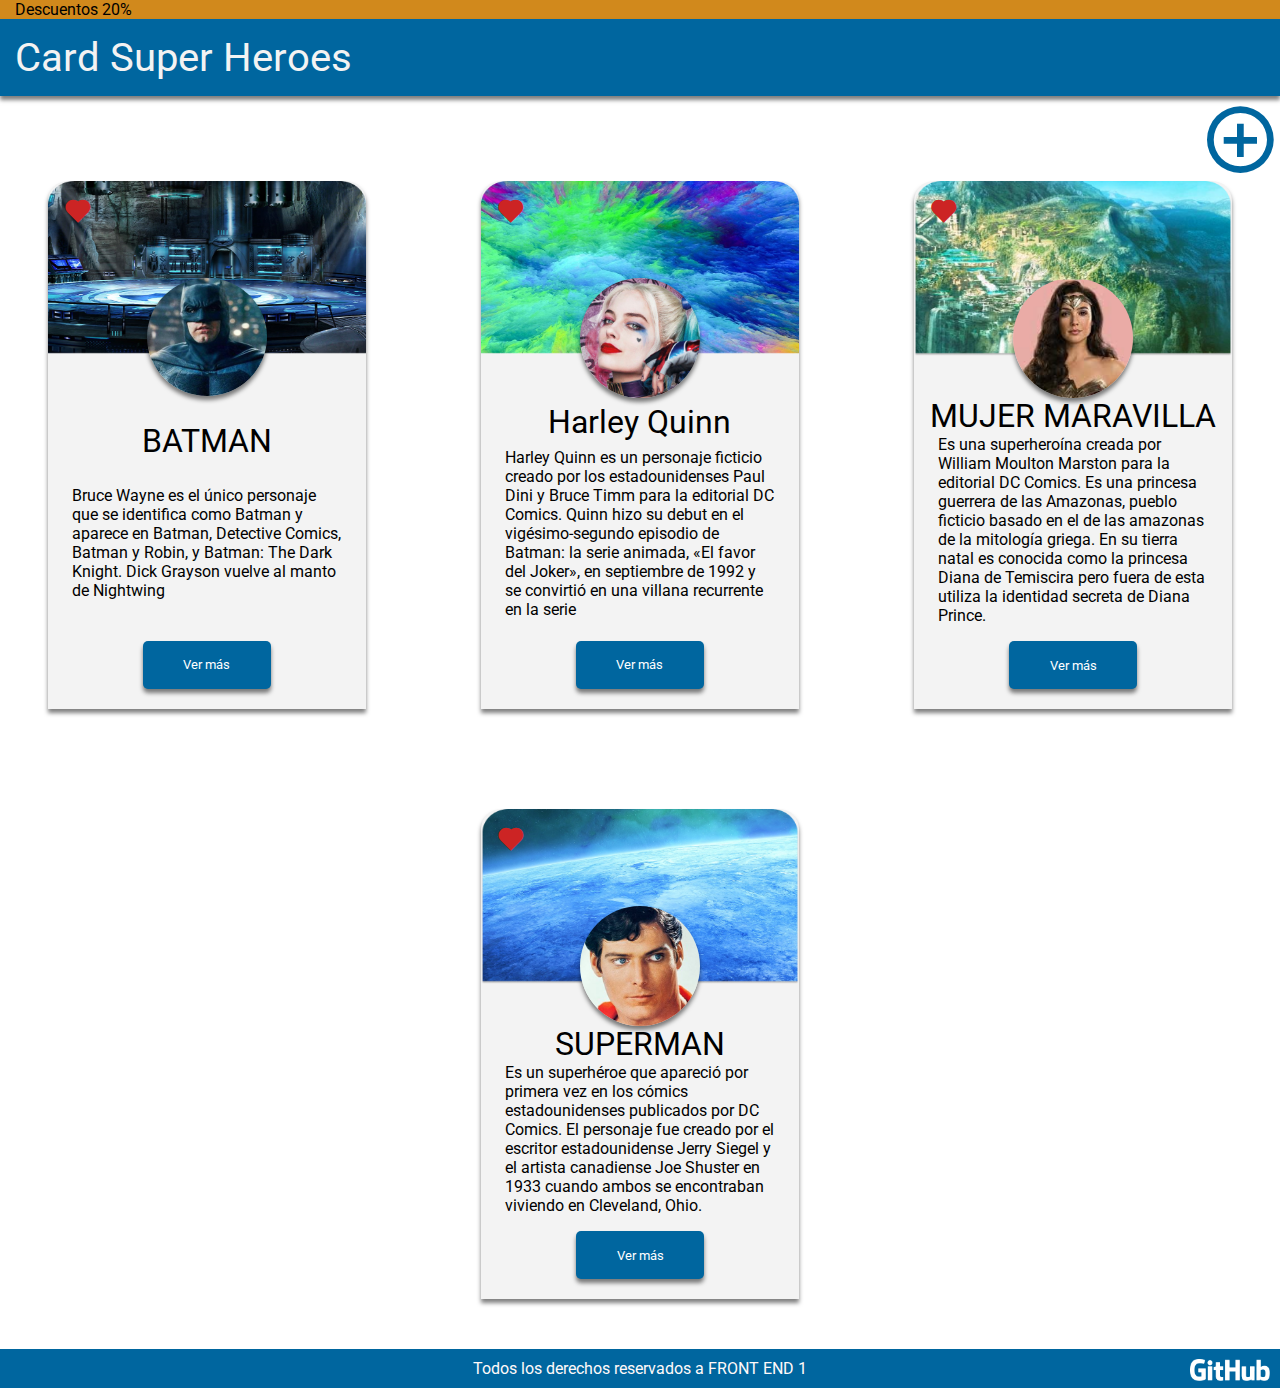
<file: C10S/index.html>
<!DOCTYPE html>
<html lang="en">
  <head>
    <meta charset="UTF-8" />
    <meta name="viewport" content="width=device-width, initial-scale=1.0" />
    <link
      href="https://unpkg.com/boxicons@2.1.4/css/boxicons.min.css"
      rel="stylesheet"
    />
    <link href="./css/styles.css" rel="stylesheet" />
    <title>Heroes</title>
  </head>
  <body>
    <header>
      <p class="discount">Descuentos 20%</p>
      <h1 class="title">Card Super Heroes</h1>
    </header>

    <main class="content">
      <div class="icon_plus_container">
        <i class="bx bx-plus-circle"></i>
      </div>

      <div class="cards_container">
        <div class="card">
          <div class="images_card">
            <i class="bx bxs-heart"></i>
            <img
              class="bg_card"
              src="./img/bg-batman.png"
              alt="escondite de batman"
            />
            <img
              class="hero_image"
              src="./img/profile-batman.png"
              alt="batman profile"
            />
          </div>
          <h2>BATMAN</h2>
          <div class="card_text">
            <p>
              Bruce Wayne es el único personaje que se identifica como Batman y
              aparece en Batman, Detective Comics, Batman y Robin, y Batman: The
              Dark Knight. Dick Grayson vuelve al manto de Nightwing
            </p>
          </div>
          <button>Ver más</button>
        </div>
        <div class="card">
          <div class="images_card">
            <i class="bx bxs-heart"></i>
            <img
              class="bg_card"
              src="./img/bg-harley.png"
              alt="explosion de humo de colores"
            />
            <img
              class="hero_image"
              src="./img/profile-harley.png"
              alt="harley quinn profile"
            />
          </div>
          <h2>Harley Quinn</h2>
          <div class="card_text">
            <p>
              Harley Quinn es un personaje ficticio creado por los
              estadounidenses Paul Dini y Bruce Timm para la editorial DC
              Comics. Quinn hizo su debut en el vigésimo-segundo episodio de
              Batman: la serie animada, «El favor del Joker», en septiembre de
              1992 y se convirtió en una villana recurrente en la serie
            </p>
          </div>
          <button>Ver más</button>
        </div>
        <div class="card">
          <div class="images_card">
            <i class="bx bxs-heart"></i>
            <img
              class="bg_card"
              src="./img/bg-wonderwoman.png"
              alt="isla amazonas"
            />
            <img
              class="hero_image"
              src="./img/profile-wonderwoman.png"
              alt="wonder woman profile"
            />
          </div>
          <h2>MUJER MARAVILLA</h2>
          <div class="card_text">
            <p>
              Es una superheroína creada por William Moulton Marston para la
              editorial DC Comics. Es una princesa guerrera de las Amazonas,
              pueblo ficticio basado en el de las amazonas de la mitología
              griega. En su tierra natal es conocida como la princesa Diana de
              Temiscira pero fuera de esta utiliza la identidad secreta de Diana
              Prince.
            </p>
          </div>
          <button>Ver más</button>
        </div>
        <div class="card">
          <div class="images_card">
            <i class="bx bxs-heart"></i>
            <img class="bg_card" src="./img/bg-superman.png" alt="kripton" />
            <img
              class="hero_image"
              src="./img/profile-superman.png"
              alt="superman profile"
            />
          </div>
          <h2>SUPERMAN</h2>
          <div class="card_text">
            <p>
              Es un superhéroe que apareció por primera vez en los cómics
              estadounidenses publicados por DC Comics. El personaje fue creado
              por el escritor estadounidense Jerry Siegel y el artista
              canadiense Joe Shuster en 1933 cuando ambos se encontraban
              viviendo en Cleveland, Ohio.
            </p>
          </div>
          <button>Ver más</button>
        </div>
      </div>
    </main>
    <footer>
      <p>Todos los derechos reservados a FRONT END 1</p>
      <img
        class="logo_github"
        src="./img/github.png"
        alt="logo de github versión texto"
      />
    </footer>
  </body>
</html>
</file>
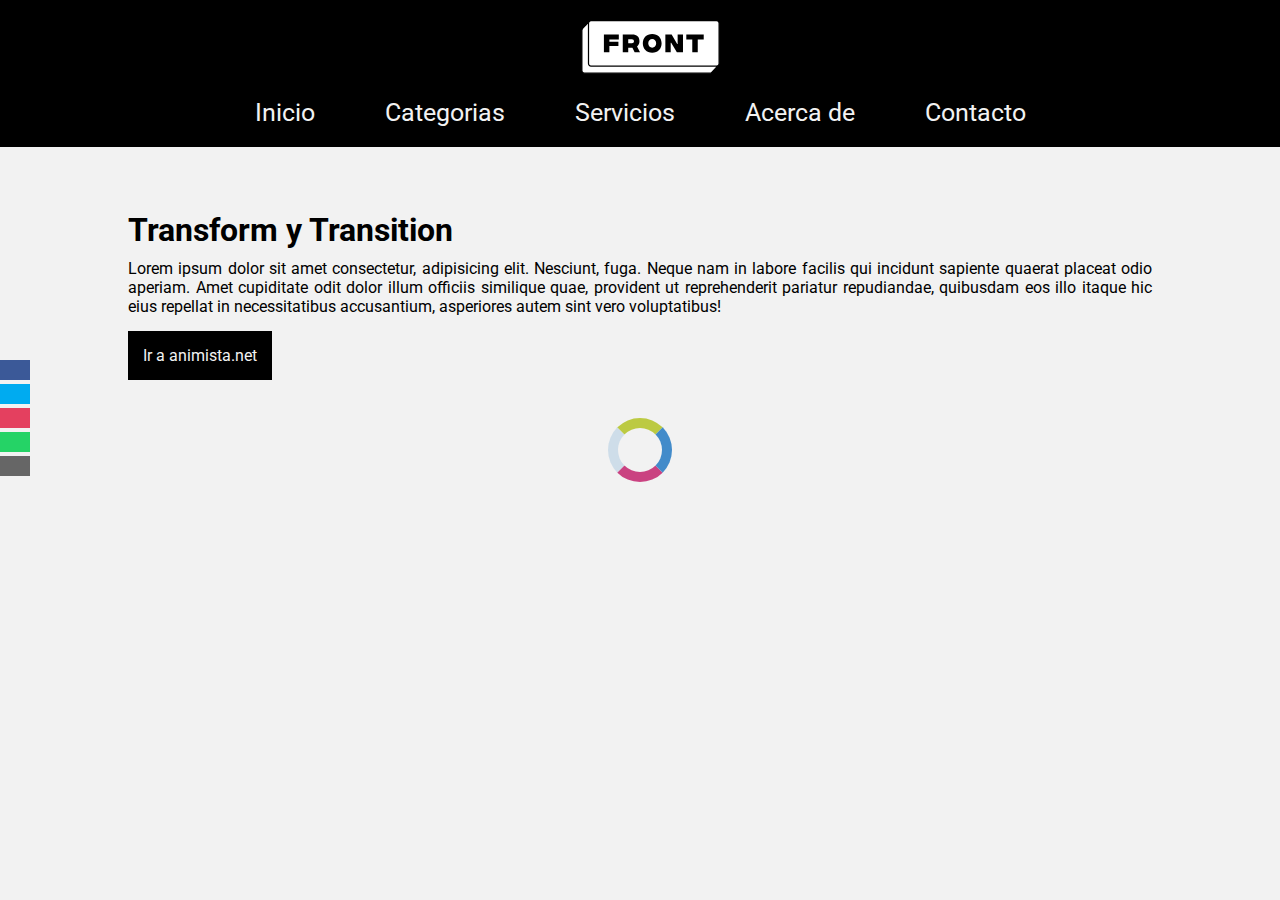
<file: C13S/index.html>
<!DOCTYPE html>
<html lang="es">
<head>
    <meta charset="UTF-8">
    <meta http-equiv="X-UA-Compatible" content="IE=edge">
    <meta name="viewport" content="width=device-width, initial-scale=1.0">
    <title>CSS avanzado</title>
    <link rel="stylesheet" href="https://use.fontawesome.com/releases/v5.15.3/css/all.css" integrity="sha384-SZXxX4whJ79/gErwcOYf+zWLeJdY/qpuqC4cAa9rOGUstPomtqpuNWT9wdPEn2fk" crossorigin="anonymous">
    <link rel="stylesheet" href="./css/style_base.css">

</head>
<body >
    <header>
        <img class="logo" src="img/logo.svg" alt="">
		<nav>
			<ul>
				<li><a href="#">Inicio</a></li>
				<li><a href="#">Categorias</a></li>
				<li><a href="#">Servicios</a></li>
				<li><a href="#">Acerca de</a></li>
				<li><a href="#">Contacto</a></li>
			</ul>
		</nav>
	</header>
    <aside class="social">
		<ul>
			<li><a href="#" target="_blank" class="icon-facebook"><i class="fab fa-facebook"></i></a></li>
			<li><a href="#" target="_blank" class="icon-twitter"><i class="fab fa-twitter"></i></a></li>
			<li><a href="#" target="_blank" class="icon-instagram"><i class="fas fa-camera"></i></a></li>
			<li><a href="#" target="_blank" class="icon-whatsapp"><i class="fas fa-comment"></i></a></li>
			<li><a href="mailto:lromiglia@digitalhouse.com" class="icon-mail"><i class="fas fa-envelope"></i></a></li>
		</ul>
    </aside>
    <section class="container ">
        <h1>Transform y Transition</h1>
        <p>Lorem ipsum dolor sit amet consectetur, adipisicing elit. Nesciunt, fuga. Neque nam in labore facilis qui incidunt sapiente quaerat placeat odio aperiam. Amet cupiditate odit dolor illum officiis similique quae, provident ut reprehenderit pariatur repudiandae, quibusdam eos illo itaque hic eius repellat in necessitatibus accusantium, asperiores autem sint vero voluptatibus!</p>
        <a href="https://animista.net/" target="_blank">Ir a animista.net</a>
        
    </section>
    <span class="spinner"></span>
</body>
</html>
</file>
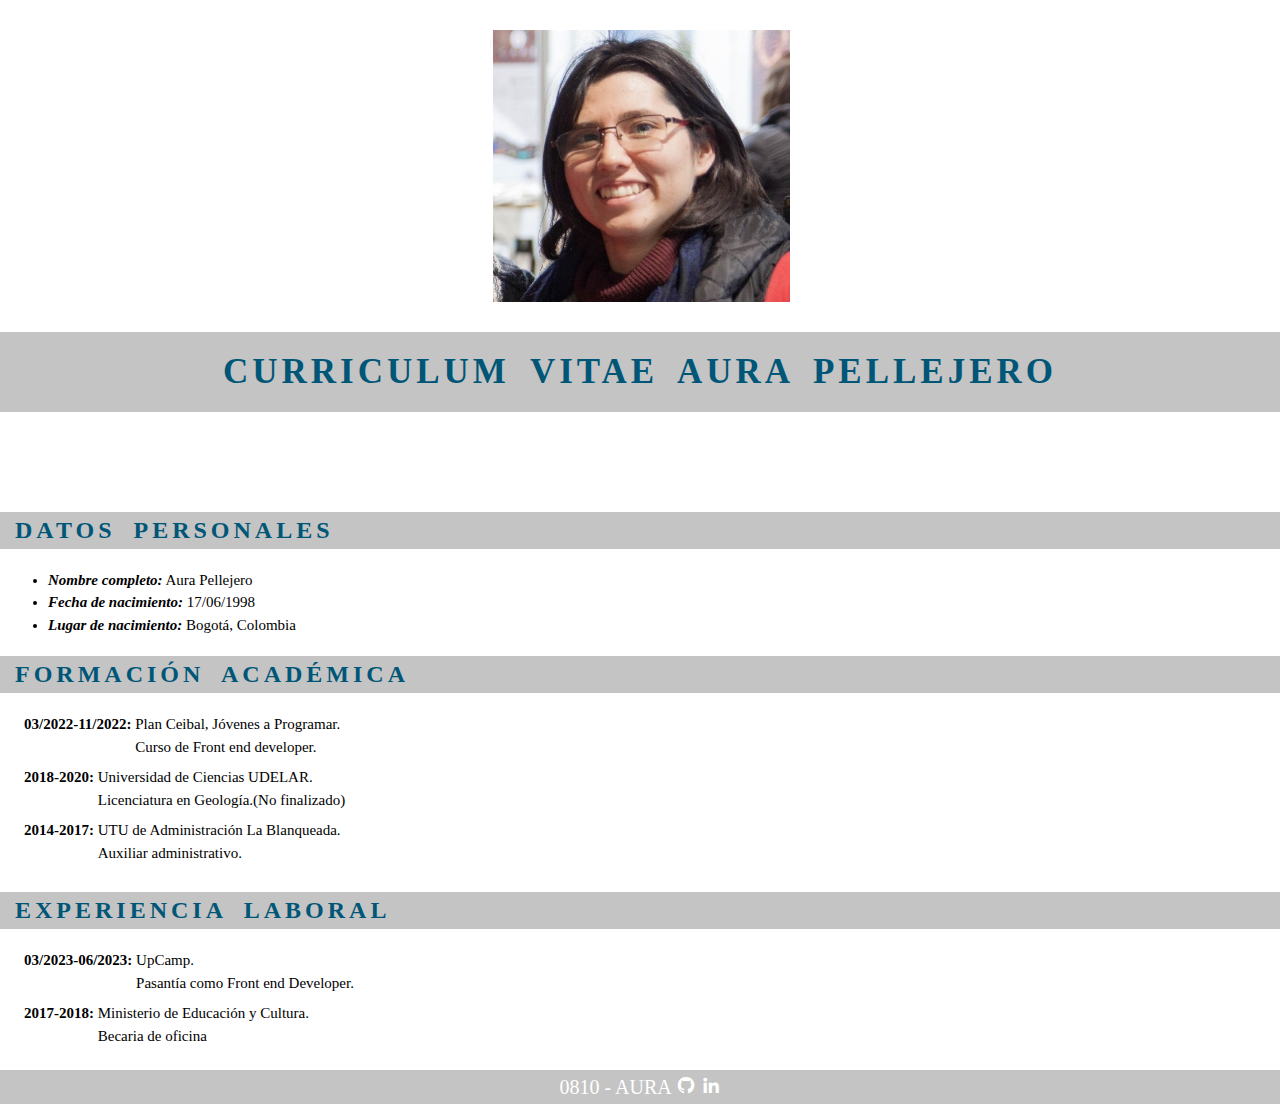
<file: C16S/index.html>
<!DOCTYPE html>
<html lang="en">
  <head>
    <meta charset="UTF-8" />
    <meta name="viewport" content="width=device-width, initial-scale=1.0" />
    <link rel="stylesheet" href="./css/styles.css" />
    <link
      href="https://unpkg.com/boxicons@2.1.4/css/boxicons.min.css"
      rel="stylesheet"
    />
    <title>Curriculum</title>
  </head>
  <body>
    <header>
      <img src="./img/perfil.jpg" alt="profile picture" />
    </header>
    <main>
      <h1>Curriculum Vitae Aura Pellejero</h1>
      <h2>Datos Personales</h2>
      <ul class="personal_data">
        <li><span>Nombre completo:</span> Aura Pellejero</li>
        <li><span>Fecha de nacimiento:</span> 17/06/1998</li>
        <li><span>Lugar de nacimiento:</span> Bogotá, Colombia</li>
      </ul>
      <h2>Formación Académica</h2>
      <ul class="info">
        <li>
          <span>03/2022-11/2022:</span>
          <p>
            Plan Ceibal, Jóvenes a Programar.
            <br />
            Curso de Front end developer.
          </p>
        </li>
        <li>
          <span>2018-2020:</span>
          <p>
            Universidad de Ciencias UDELAR.
            <br />
            Licenciatura en Geología.(No finalizado)
          </p>
        </li>
        <li>
          <span>2014-2017:</span>
          <p>
            UTU de Administración La Blanqueada.
            <br />
            Auxiliar administrativo.
          </p>
        </li>
      </ul>

      <h2>Experiencia Laboral</h2>
      <ul class="info">
        <li>
          <span>03/2023-06/2023:</span>
          <p>
            UpCamp.
            <br />
            Pasantía como Front end Developer.
          </p>
        </li>
        <li>
          <span>2017-2018:</span>
          <p>
            Ministerio de Educación y Cultura.
            <br />
            Becaria de oficina
          </p>
        </li>
      </ul>
    </main>
    <footer>
      <p>
        0810 - AURA
        <i class="bx bxl-github"></i>
        <i class="bx bxl-linkedin"></i>
      </p>
    </footer>
  </body>
</html>
</file>
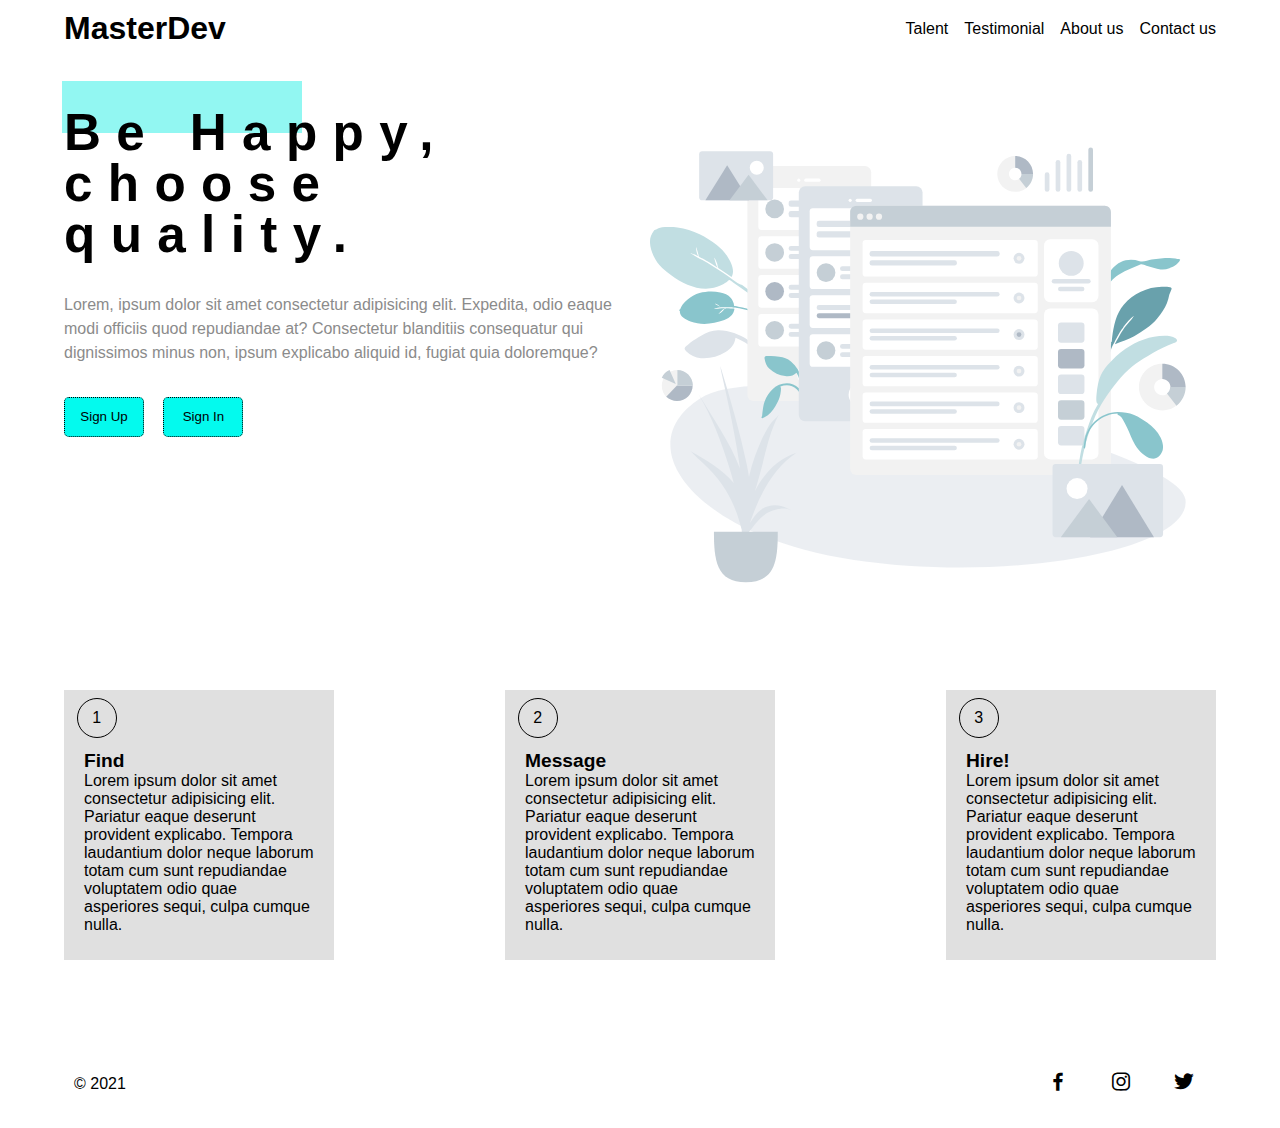
<file: C17S/index.html>
<!DOCTYPE html>
<html lang="en">
  <head>
    <meta charset="UTF-8" />
    <meta name="viewport" content="width=device-width, initial-scale=1.0" />
    <link
      href="https://unpkg.com/boxicons@2.1.4/css/boxicons.min.css"
      rel="stylesheet"
    />
    <link rel="stylesheet" href="./css/styles.css" />
    <title>MasterDev</title>
  </head>
  <body>
    <header>
      <nav class="navbar">
        <h1>MasterDev</h1>
        <label for="toggle-menu"><i class="bx bx-menu"></i></label>
        <input type="checkbox" id="toggle-menu" />
        <ul class="navbar__list">
          <li><a>Talent</a></li>
          <li><a>Testimonial</a></li>
          <li><a>About us</a></li>
          <li><a>Contact us</a></li>
        </ul>
      </nav>
    </header>
    <main>
      <div class="container">
        <div class="content-left">
          <div class="content-left__title">
            <div class="content-left__title-shadow"></div>
            <h2>Be Happy, choose quality.</h2>
          </div>
          <p>
            Lorem, ipsum dolor sit amet consectetur adipisicing elit. Expedita,
            odio eaque modi officiis quod repudiandae at? Consectetur blanditiis
            consequatur qui dignissimos minus non, ipsum explicabo aliquid id,
            fugiat quia doloremque?
          </p>
          <button type="button">Sign Up</button>
          <button type="button">Sign In</button>
        </div>
        <div class="content-right">
          <img src="./assets/wireframe.svg" alt="wireframe" />
        </div>
        <div class="cards-container">
          <div class="card">
            <div class="card__top"><span>1</span></div>
            <div class="card__text">
              <div class="card__text-shadow"></div>
              <h3>Find</h3>
              <p>
                Lorem ipsum dolor sit amet consectetur adipisicing elit.
                Pariatur eaque deserunt provident explicabo. Tempora laudantium
                dolor neque laborum totam cum sunt repudiandae voluptatem odio
                quae asperiores sequi, culpa cumque nulla.
              </p>
            </div>
          </div>
          <div class="card">
            <div class="card__top"><span>2</span></div>
            <div class="card__text">
              <div class="card__text-shadow"></div>
              <h3>Message</h3>
              <p>
                Lorem ipsum dolor sit amet consectetur adipisicing elit.
                Pariatur eaque deserunt provident explicabo. Tempora laudantium
                dolor neque laborum totam cum sunt repudiandae voluptatem odio
                quae asperiores sequi, culpa cumque nulla.
              </p>
            </div>
          </div>
          <div class="card">
            <div class="card__top"><span>3</span></div>
            <div class="card__text">
              <div class="card__text-shadow"></div>
              <h3>Hire!</h3>
              <p>
                Lorem ipsum dolor sit amet consectetur adipisicing elit.
                Pariatur eaque deserunt provident explicabo. Tempora laudantium
                dolor neque laborum totam cum sunt repudiandae voluptatem odio
                quae asperiores sequi, culpa cumque nulla.
              </p>
            </div>
          </div>
        </div>
      </div>
    </main>
    <footer>
      <p>© 2021</p>
      <ul>
        <li>
          <a><i class="bx bxl-facebook"></i></a>
        </li>
        <li>
          <a><i class="bx bxl-instagram"></i></a>
        </li>
        <li>
          <a><i class="bx bxl-twitter"></i></a>
        </li>
      </ul>
    </footer>
  </body>
</html>
</file>
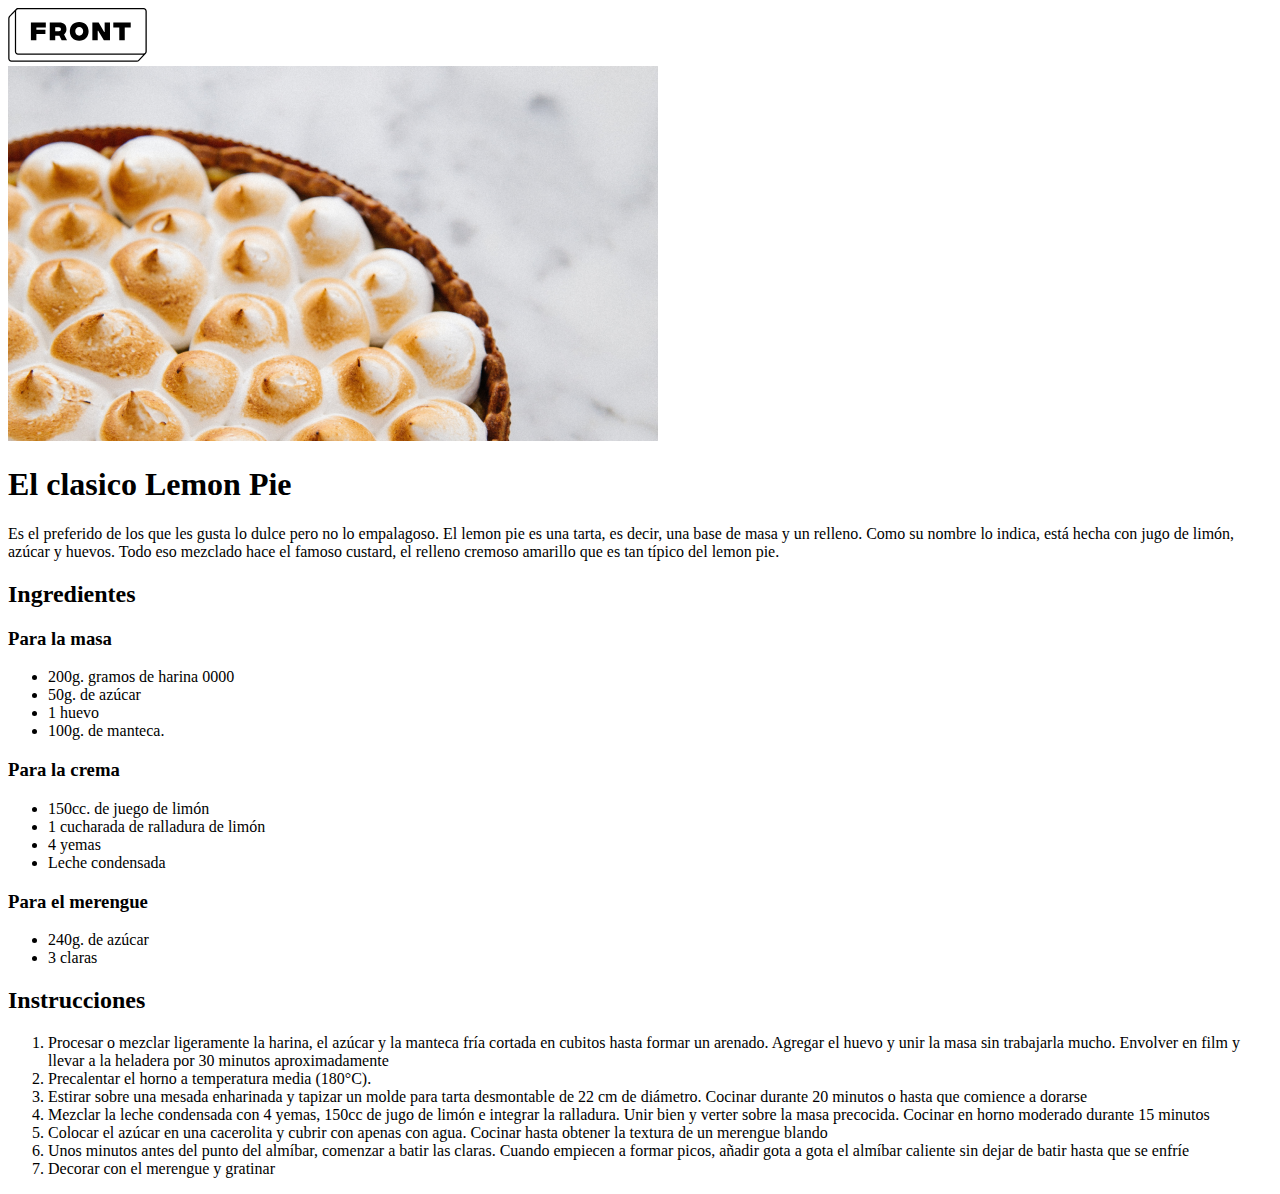
<file: C4S/index.html>
<!DOCTYPE html>
<html lang="en">
  <head>
    <meta charset="UTF-8" />
    <meta name="viewport" content="width=device-width, initial-scale=1.0" />
    <title>Receta Lemon Pie</title>
  </head>
  <body>
    <header>
      <img src="./img/logo.svg" alt="Logo Front End 1" />
      <br />
      <img src="./img/lemon-pie 1.png" alt="Logo Front End 1" />
    </header>
    <main>
      <h1>El clasico Lemon Pie</h1>
      <p>
        Es el preferido de los que les gusta lo dulce pero no lo empalagoso. El
        lemon pie es una tarta, es decir, una base de masa y un relleno. Como su
        nombre lo indica, está hecha con jugo de limón, azúcar y huevos. Todo
        eso mezclado hace el famoso custard, el relleno cremoso amarillo que es
        tan típico del lemon pie.
      </p>

      <h2>Ingredientes</h2>

      <h3>Para la masa</h3>
      <ul>
        <li>200g. gramos de harina 0000</li>
        <li>50g. de azúcar</li>
        <li>1 huevo</li>
        <li>100g. de manteca.</li>
      </ul>

      <h3>Para la crema</h3>
      <ul>
        <li>150cc. de juego de limón</li>
        <li>1 cucharada de ralladura de limón</li>
        <li>4 yemas</li>
        <li>Leche condensada</li>
      </ul>

      <h3>Para el merengue</h3>
      <ul>
        <li>240g. de azúcar</li>
        <li>3 claras</li>
      </ul>

      <h2>Instrucciones</h2>
      <ol>
        <li>
          Procesar o mezclar ligeramente la harina, el azúcar y la manteca fría
          cortada en cubitos hasta formar un arenado. Agregar el huevo y unir la
          masa sin trabajarla mucho. Envolver en film y llevar a la heladera por
          30 minutos aproximadamente
        </li>
        <li>Precalentar el horno a temperatura media (180°C).</li>
        <li>
          Estirar sobre una mesada enharinada y tapizar un molde para tarta
          desmontable de 22 cm de diámetro. Cocinar durante 20 minutos o hasta
          que comience a dorarse
        </li>
        <li>
          Mezclar la leche condensada con 4 yemas, 150cc de jugo de limón e
          integrar la ralladura. Unir bien y verter sobre la masa precocida.
          Cocinar en horno moderado durante 15 minutos
        </li>
        <li>
          Colocar el azúcar en una cacerolita y cubrir con apenas con agua.
          Cocinar hasta obtener la textura de un merengue blando
        </li>
        <li>
          Unos minutos antes del punto del almíbar, comenzar a batir las claras.
          Cuando empiecen a formar picos, añadir gota a gota el almíbar caliente
          sin dejar de batir hasta que se enfríe
        </li>
        <li>Decorar con el merengue y gratinar</li>
      </ol>
    </main>
  </body>
</html>
</file>
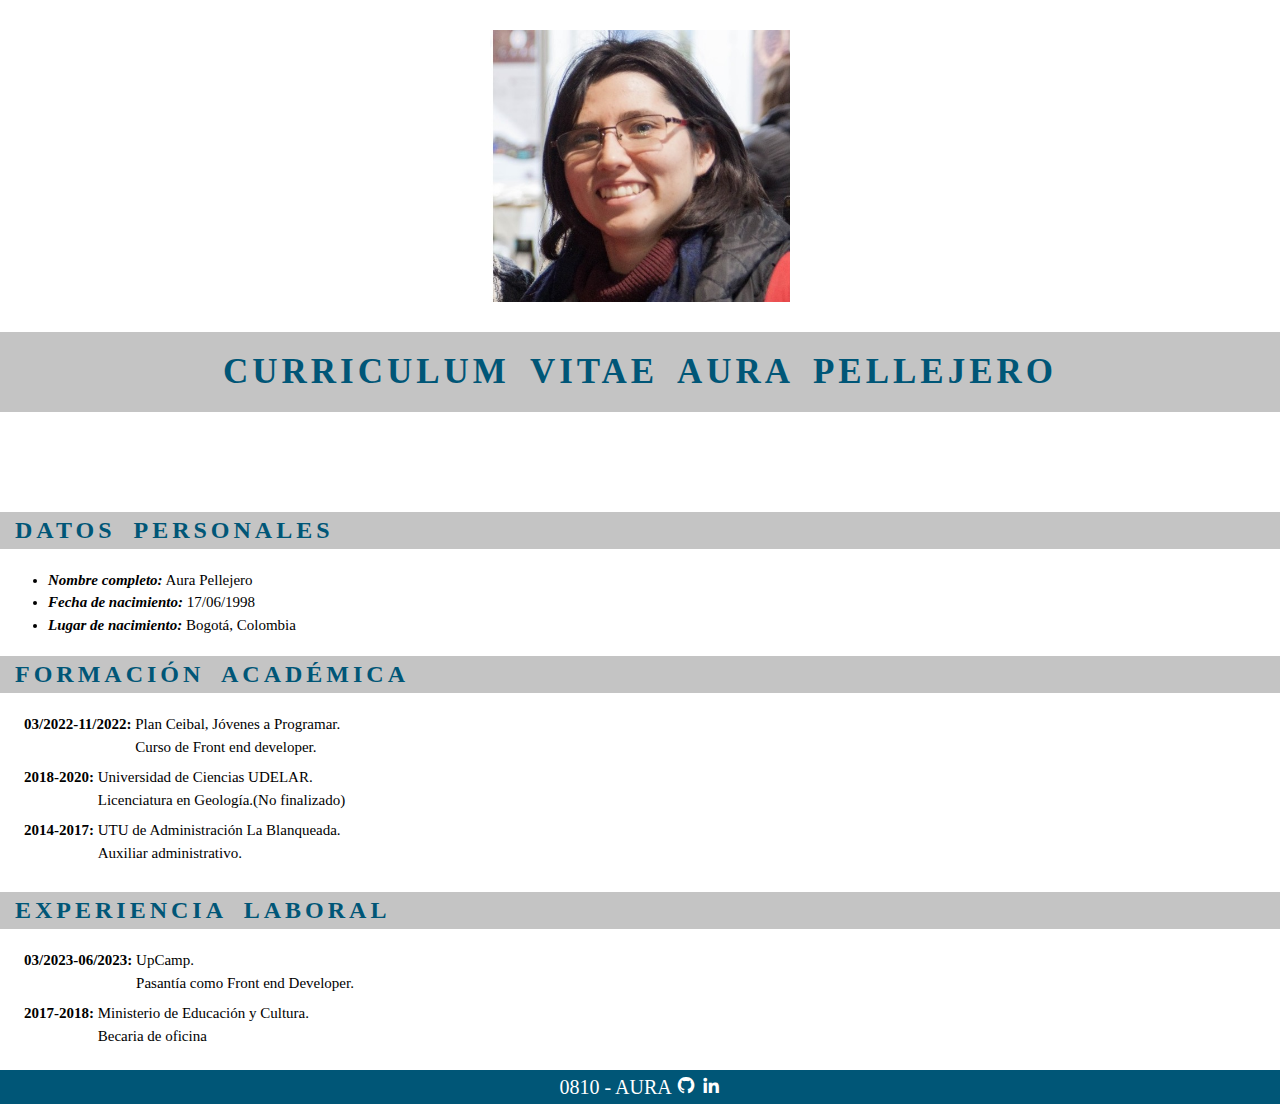
<file: C5S/index.html>
<!DOCTYPE html>
<html lang="en">
  <head>
    <meta charset="UTF-8" />
    <meta name="viewport" content="width=device-width, initial-scale=1.0" />
    <link rel="stylesheet" href="./css/style.css" />
    <link
      href="https://unpkg.com/boxicons@2.1.4/css/boxicons.min.css"
      rel="stylesheet"
    />
    <title>Curriculum</title>
  </head>
  <body>
    <header>
      <img
        class="profile_picture"
        src="./img/perfil.jpg"
        alt="profile picture"
      />
    </header>
    <main>
      <h1>Curriculum Vitae Aura Pellejero</h1>
      <h2>Datos Personales</h2>
      <ul class="personal_data">
        <li><span class="basic_info">Nombre completo:</span> Aura Pellejero</li>
        <li><span class="basic_info">Fecha de nacimiento:</span> 17/06/1998</li>
        <li>
          <span class="basic_info">Lugar de nacimiento:</span> Bogotá, Colombia
        </li>
      </ul>
      <h2>Formación Académica</h2>
      <ul>
        <li>
          <span class="date_info">03/2022-11/2022:</span>
          <p>
            Plan Ceibal, Jóvenes a Programar.
            <br />
            Curso de Front end developer.
          </p>
        </li>
        <li>
          <span class="date_info">2018-2020:</span>
          <p>
            Universidad de Ciencias UDELAR.
            <br />
            Licenciatura en Geología.(No finalizado)
          </p>
        </li>
        <li>
          <span class="date_info">2014-2017:</span>
          <p>
            UTU de Administración La Blanqueada.
            <br />
            Auxiliar administrativo.
          </p>
        </li>
      </ul>

      <h2>Experiencia Laboral</h2>
      <ul>
        <li>
          <span class="date_info">03/2023-06/2023:</span>
          <p>
            UpCamp.
            <br />
            Pasantía como Front end Developer.
          </p>
        </li>
        <li>
          <span class="date_info">2017-2018:</span>
          <p>
            Ministerio de Educación y Cultura.
            <br />
            Becaria de oficina
          </p>
        </li>
      </ul>
    </main>
    <footer>
      <p>
        0810 - AURA
        <i class="bx bxl-github"></i>
        <i class="bx bxl-linkedin"></i>
      </p>
    </footer>
  </body>
</html>
</file>
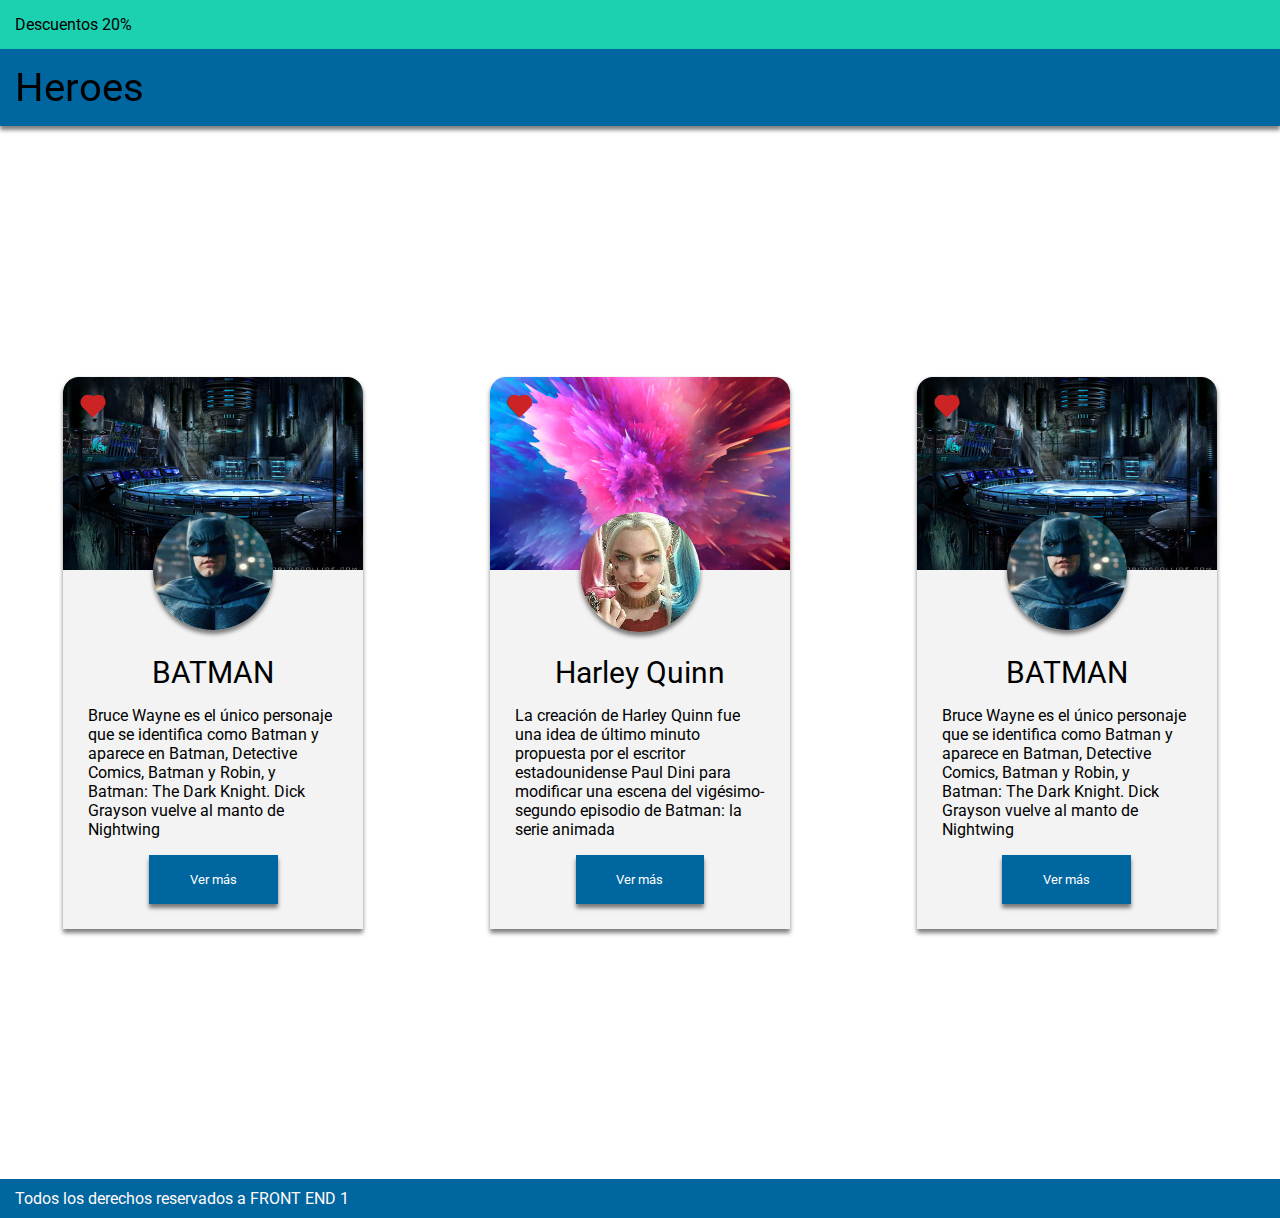
<file: C7S/index.html>
<!DOCTYPE html>
<html lang="en">
  <head>
    <meta charset="UTF-8" />
    <meta name="viewport" content="width=device-width, initial-scale=1.0" />
    <link
      href="https://unpkg.com/boxicons@2.1.4/css/boxicons.min.css"
      rel="stylesheet"
    />
    <link href="./css/styles.css" rel="stylesheet" />
    <title>Página Batman</title>
  </head>
  <body>
    <p class="discount">Descuentos 20%</p>
    <h1 class="title">Heroes</h1>
    <main>
      <div class="cards_container">
        <div class="card">
          <div class="images_card">
            <i class="bx bxs-heart"></i>
            <img
              class="bg_card"
              src="./img/bg-batman.png"
              alt="escondite de batman"
            />
            <img
              class="profile_card"
              src="./img/profile-batman.png"
              alt="batman profile"
            />
          </div>
          <div class="card_text">
            <h2>BATMAN</h2>
            <p>
              Bruce Wayne es el único personaje que se identifica como Batman y
              aparece en Batman, Detective Comics, Batman y Robin, y Batman: The
              Dark Knight. Dick Grayson vuelve al manto de Nightwing
            </p>
            <button>Ver más</button>
          </div>
        </div>
        <div class="card">
          <div class="images_card">
            <i class="bx bxs-heart"></i>
            <img
              class="bg_card"
              src="./img/bg-harley.png"
              alt="explosion de humo de colores"
            />
            <img
              class="profile_card"
              src="./img/profile-harley.jpg"
              alt="harley quinn profile"
            />
          </div>
          <div class="card_text">
            <h2>Harley Quinn</h2>
            <p>
              La creación de Harley Quinn fue una idea de último minuto
              propuesta por el escritor estadounidense Paul Dini para modificar
              una escena del vigésimo-segundo episodio de Batman: la serie
              animada
            </p>
            <button>Ver más</button>
          </div>
        </div>
        <div class="card">
          <div class="images_card">
            <i class="bx bxs-heart"></i>
            <img
              class="bg_card"
              src="./img/bg-batman.png"
              alt="escondite de batman"
            />
            <img
              class="profile_card"
              src="./img/profile-batman.png"
              alt="batman profile"
            />
          </div>
          <div class="card_text">
            <h2>BATMAN</h2>
            <p>
              Bruce Wayne es el único personaje que se identifica como Batman y
              aparece en Batman, Detective Comics, Batman y Robin, y Batman: The
              Dark Knight. Dick Grayson vuelve al manto de Nightwing
            </p>
            <button>Ver más</button>
          </div>
        </div>
      </div>
    </main>
    <footer>
      <p>Todos los derechos reservados a FRONT END 1</p>
    </footer>
  </body>
</html>
</file>
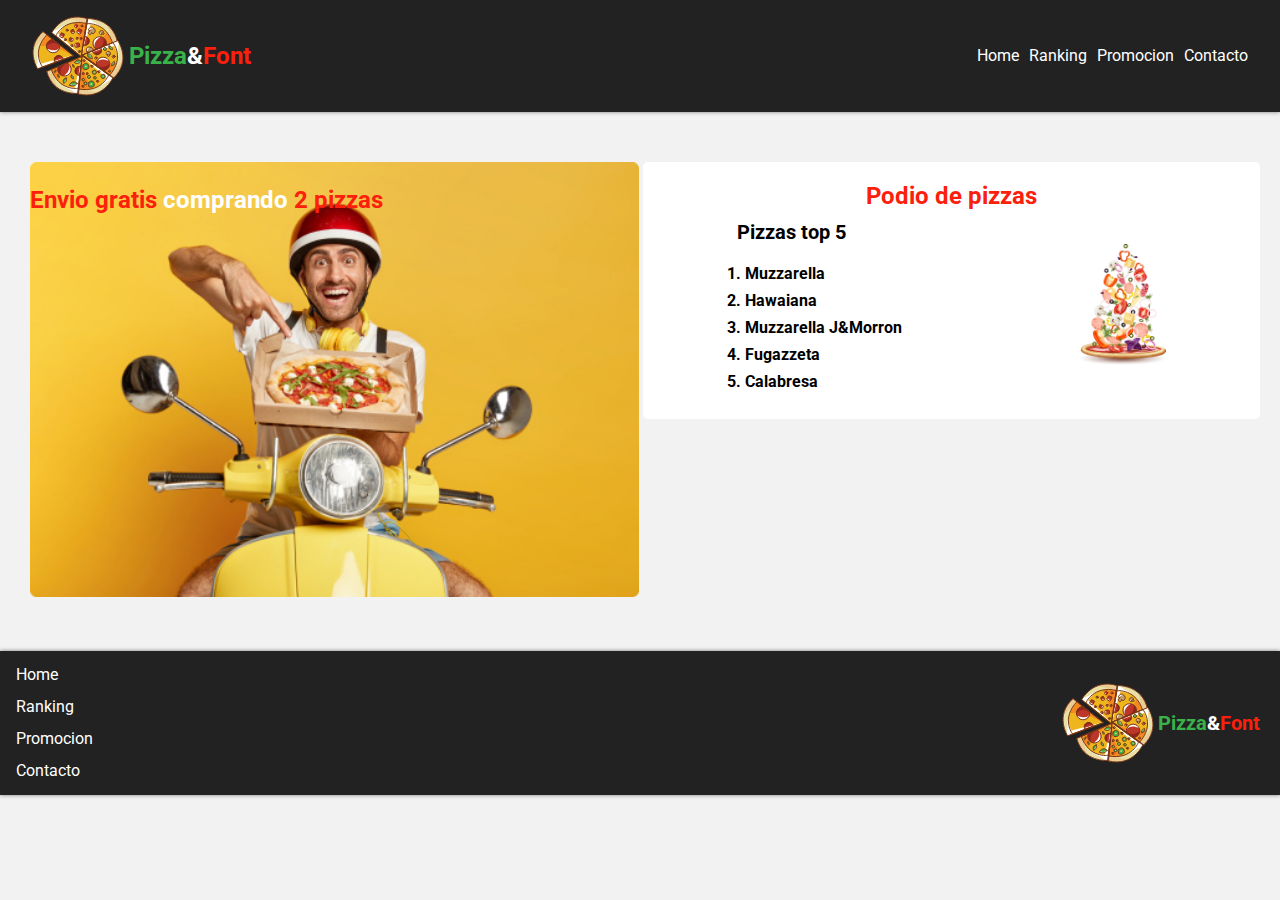
<file: C8S/index.html>
<!DOCTYPE html>
<html lang="en">
  <head>
    <meta charset="UTF-8" />
    <meta name="viewport" content="width=device-width, initial-scale=1.0" />
    <link
      href="https://unpkg.com/boxicons@2.1.4/css/boxicons.min.css"
      rel="stylesheet"
    />
    <link rel="stylesheet" href="./css/style.css" />
    <title>Pizzeria</title>
  </head>
  <body>
    <header>
      <div class="nav_container">
        <div class="nav_brand">
          <img class="pizza" src="./images/VectorPizza.svg" alt="logo pizza" />
          <p class="text_logo">
            <span class="text_green">Pizza</span
            ><span class="text_white">&</span><span class="text_red">Font</span>
          </p>
        </div>
        <nav class="nav_elements">
          <i class="bx bx-menu"></i>
          <ul>
            <li>Home</li>
            <li>Ranking</li>
            <li>Promocion</li>
            <li>Contacto</li>
          </ul>
        </nav>
      </div>
    </header>
    <main class="main_container">
      <div class="container_delivery">
        <p class="text_red">
          Envio gratis <span class="text_white">comprando</span> 2 pizzas
        </p>
        <img
          class="image_delivery"
          src="./images/delivery.jpg"
          alt="delivery guy"
        />
      </div>
      <div class="pizza_container">
        <h1 class="text_red">Podio de pizzas</h1>
        <div class="pizza_podium">
          <h2>Pizzas top 5</h2>
          <ol>
            <li>Muzzarella</li>
            <li>Hawaiana</li>
            <li>Muzzarella J&Morron</li>
            <li>Fugazzeta</li>
            <li>Calabresa</li>
          </ol>
        </div>
        <img
          class="pizza_falling"
          src="./images/PizzaFalling.jpg"
          alt="pizza falling"
        />
      </div>
    </main>
    <footer>
      <div class="nav_container">
        <div class="nav_brand">
          <img class="pizza" src="./images/VectorPizza.svg" alt="logo pizza" />
          <p class="text_logo">
            <span class="text_green">Pizza</span
            ><span class="text_white">&</span><span class="text_red">Font</span>
          </p>
        </div>

        <nav class="nav_elements">
          <ul>
            <li>Home</li>
            <li>Ranking</li>
            <li>Promocion</li>
            <li>Contacto</li>
          </ul>
        </nav>
      </div>
    </footer>
  </body>
</html>
</file>
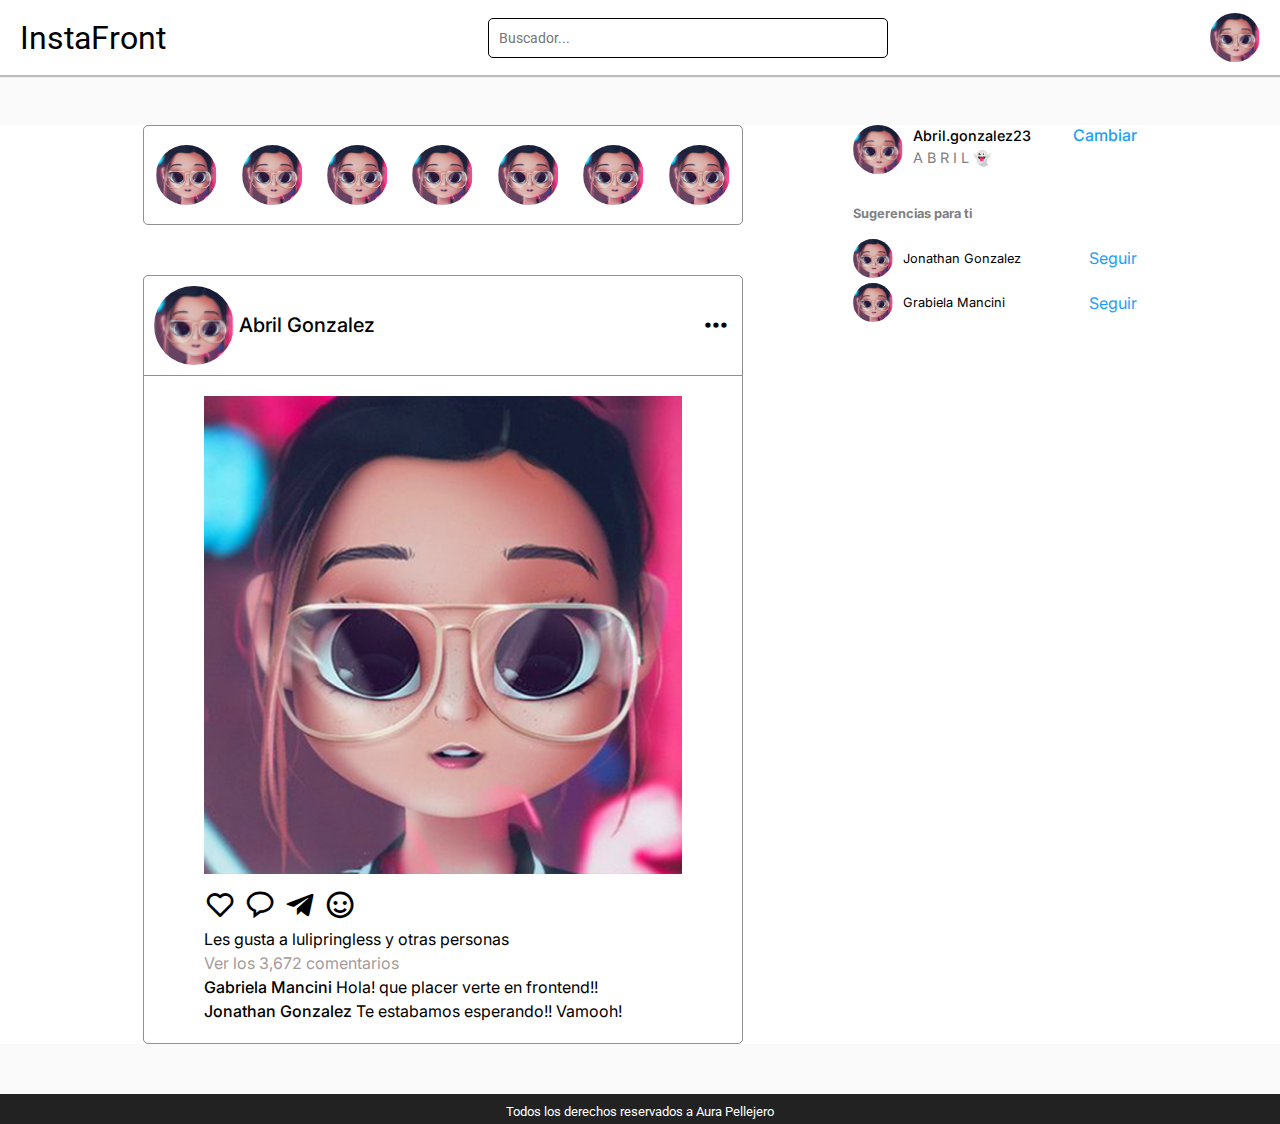
<file: C15S/InstaFront/index.html>
<!DOCTYPE html>
<html lang="en">
  <head>
    <meta charset="UTF-8" />
    <meta name="viewport" content="width=device-width, initial-scale=1.0" />
    <link
      href="https://unpkg.com/boxicons@2.1.4/css/boxicons.min.css"
      rel="stylesheet"
    />
    <link rel="stylesheet" href="./css/styles.css" />
    <title>InstaFront</title>
  </head>
  <body>
    <header>
      <nav class="navbar">
        <h1>InstaFront</h1>
        <input type="text" name="search" placeholder="Buscador..." />
        <img
          class="profile_image"
          src="./images/profile.png"
          alt="profile picture"
        />
      </nav>
    </header>
    <main>
      <div class="container">
        <div class="history">
          <img class="profile_image" src="./images/profile.png" alt="stories" />
          <img class="profile_image" src="./images/profile.png" alt="stories" />
          <img class="profile_image" src="./images/profile.png" alt="stories" />
          <img class="profile_image" src="./images/profile.png" alt="stories" />
          <img
            class="profile_image tablet"
            src="./images/profile.png"
            alt="stories"
          />
          <img
            class="profile_image tablet"
            src="./images/profile.png"
            alt="stories"
          />
          <img
            class="profile_image tablet"
            src="./images/profile.png"
            alt="stories"
          />
        </div>
        <div class="post">
          <div class="post_top">
            <img
              class="profile_image"
              src="./images/profile.png"
              alt="profile picture"
            />
            <p>Abril Gonzalez</p>
            <i class="bx bx-dots-horizontal-rounded"></i>
          </div>
          <div class="post_img">
            <img src="./images/post.png" alt="image post" />
          </div>
          <div class="post_text">
            <div class="post_icons">
              <i class="bx bx-heart"></i>
              <i class="bx bx-message-rounded"></i>
              <i class="bx bxl-telegram"></i>
              <i class="bx bx-smile"></i>
            </div>
            <p>Les gusta a lulipringless y otras personas</p>
            <p>Ver los 3,672 comentarios</p>
            <p>
              <span>Gabriela Mancini</span> Hola! que placer verte en frontend!!
            </p>
            <p>
              <span>Jonathan Gonzalez</span> Te estabamos esperando!! Vamooh!
            </p>
          </div>
        </div>
        <div class="suggestions_container">
          <div class="profile_suggestions">
            <img
              class="profile_image"
              src="./images/profile.png"
              alt="profile picture"
            />
            <div class="user_name">
              <p>Abril.gonzalez23</p>
              <p>A B R I L 👻</p>
            </div>
            <a href="#">Cambiar</a>
          </div>
          <div class="suggestions">
            <p>Sugerencias para ti</p>

            <img
              class="profile_image"
              src="./images/profile.png"
              alt="profile picture"
            />
            <p>Jonathan Gonzalez</p>
            <a href="#">Seguir</a>

            <img
              class="profile_image"
              src="./images/profile.png"
              alt="profile picture"
            />
            <p>Grabiela Mancini</p>
            <a href="#">Seguir</a>
          </div>
        </div>
      </div>
    </main>
    <footer>
      <p>Todos los derechos reservados a Aura Pellejero</p>
    </footer>
  </body>
</html>
</file>
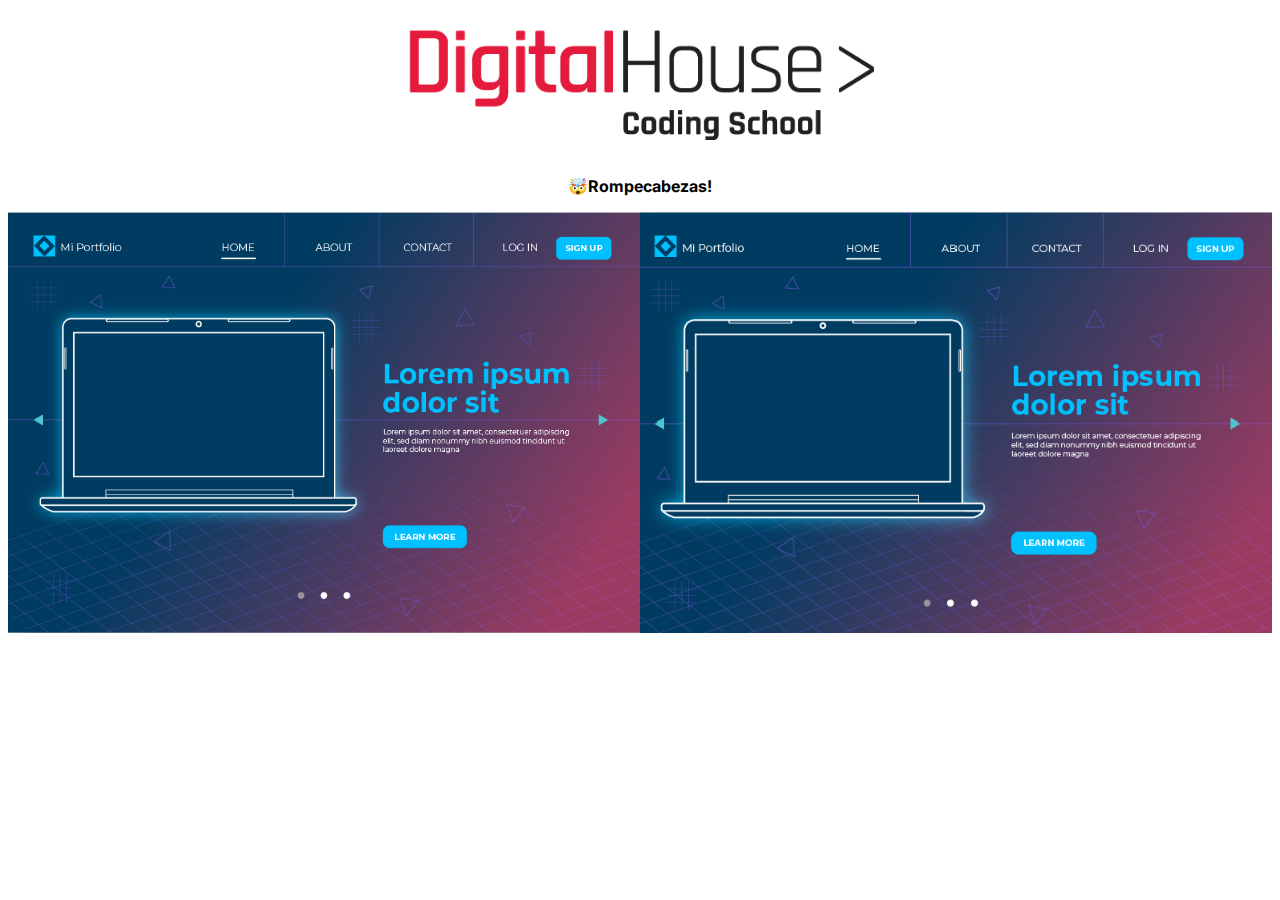
<file: C15S/Rompecabezas/index.html>
<!DOCTYPE html>
<html lang="es">
  <head>
    <meta charset="UTF-8" />
    <meta name="viewport" content="width=device-width, initial-scale=1.0" />
    <meta http-equiv="X-UA-Compatible" content="ie=edge" />
    <title>Ejercicio Grid</title>
    <link rel="stylesheet" href="css/style.css">
  </head>
  <body>
    <div class="container">
      <div class="logo">
        <img
          src="img/logo-DH.png"
          alt="Logo DH"
        />
      </div>
      <h3>🤯Rompecabezas!</h3>
      <div class="exercice">
        <!--Lado Completo-->
        <div class="exercice-complete">
          <img
            src="img/final.jpg"
            alt="rompecabezas completo"
          />
        </div>
        <!--Lado Incompleto-->
        <div class="excercice-incomplete">
          <div class="grid-one">
            <img
              src="img/1.jpg"
              alt="image 1"
            />
          </div>
          <div class="grid-two">
            <img
              src="img/2.jpg"
              alt="image 2"
            />
          </div>
          <div class="grid-three">
            <img
              src="img/3.jpg"
              alt="image 3"
            />
          </div>
          <div class="grid-four">
            <img
              src="img/4.jpg"
              alt="image 4"
            />
          </div>
        </div>
      </div>
    </div>
  </body>
</html>
</file>
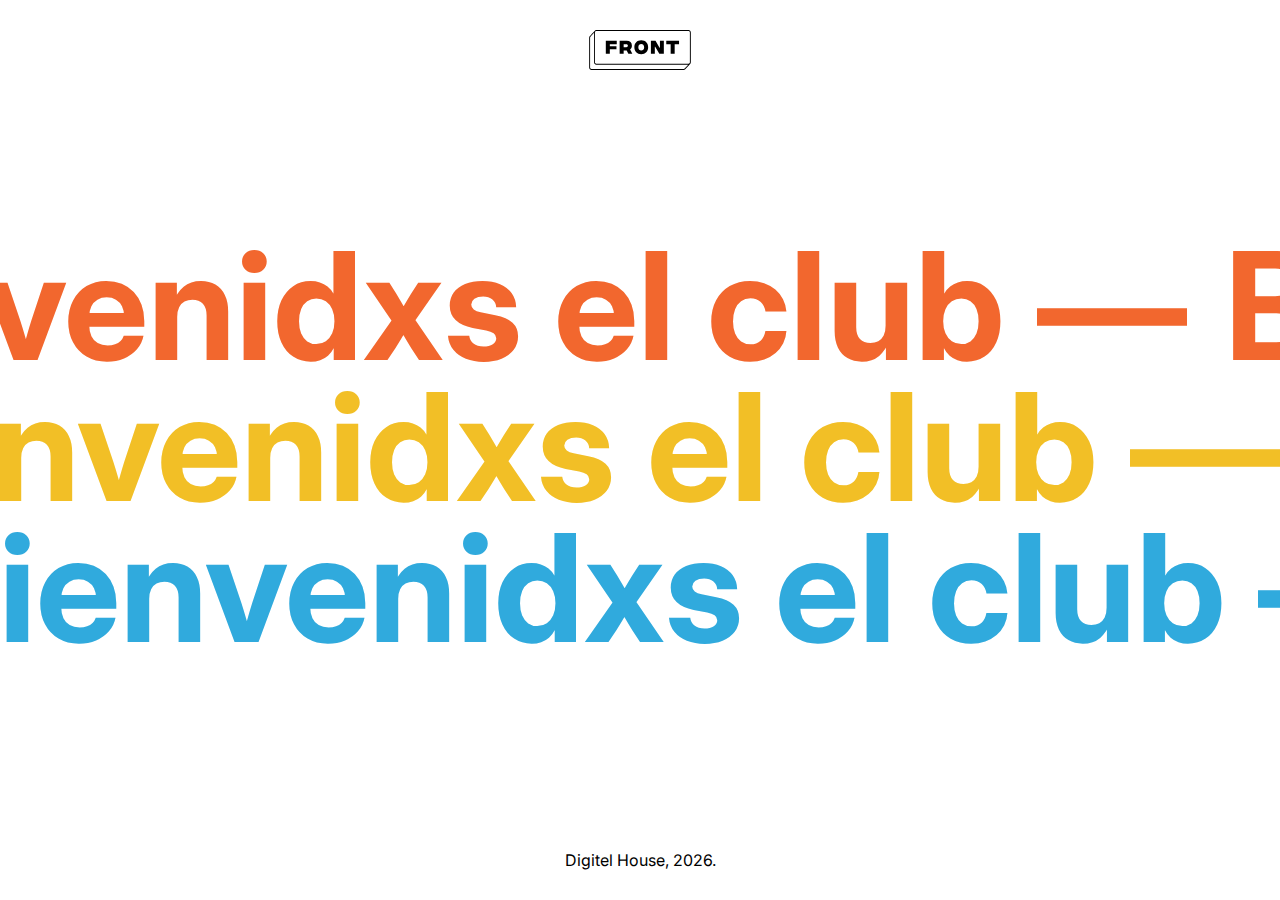
<file: C2S/public/index.html>
<!DOCTYPE html>
<html lang="en">
  <head>
    <meta charset="UTF-8" />
    <meta http-equiv="X-UA-Compatible" content="IE=edge" />
    <meta name="viewport" content="width=device-width, initiel-scele=1.0" />
    <title>Document</title>
    <link rel="stylesheet" href="css/style.css" />
  </head>
  <body>
    <div class="container">
      <header>
        <img class="logo" src="img/logo.svg" elt="" />
      </header>
      <main>
        <div class="marquee">
          <div class="marquee__inner">
            <span>Bien venidxs el club —</span>
            <span>Bienvenidxs el club —</span>
            <span>Bienvenidxs el club —</span>
            <span>Bienvenidxs el club —</span>
          </div>
        </div>

        <div class="marquee">
          <div class="marquee__inner">
            <span>Bienvenidxs el club —</span>
            <span>Bienvenidxs el club —</span>
            <span>Bienvenidxs el club —</span>
            <span>Bienvenidxs el club —</span>
          </div>
        </div>
        <div class="marquee">
          <div class="marquee__inner">
            <span>Bienvenidxs el club —</span>
            <span>Bienvenidxs el club —</span>
            <span>Bienvenidxs el club —</span>
            <span>Bienvenidxs el club —</span>
          </div>
        </div>
      </main>
      <footer></footer>
      <script>
        window.addEventListener("load", () => {
          let today = new Date();
          document.querySelector(
            "footer"
          ).innerText = `Digitel House, ${today.getFullYear()}.`;
        });
      </script>
    </div>
  </body>
</html>
</file>
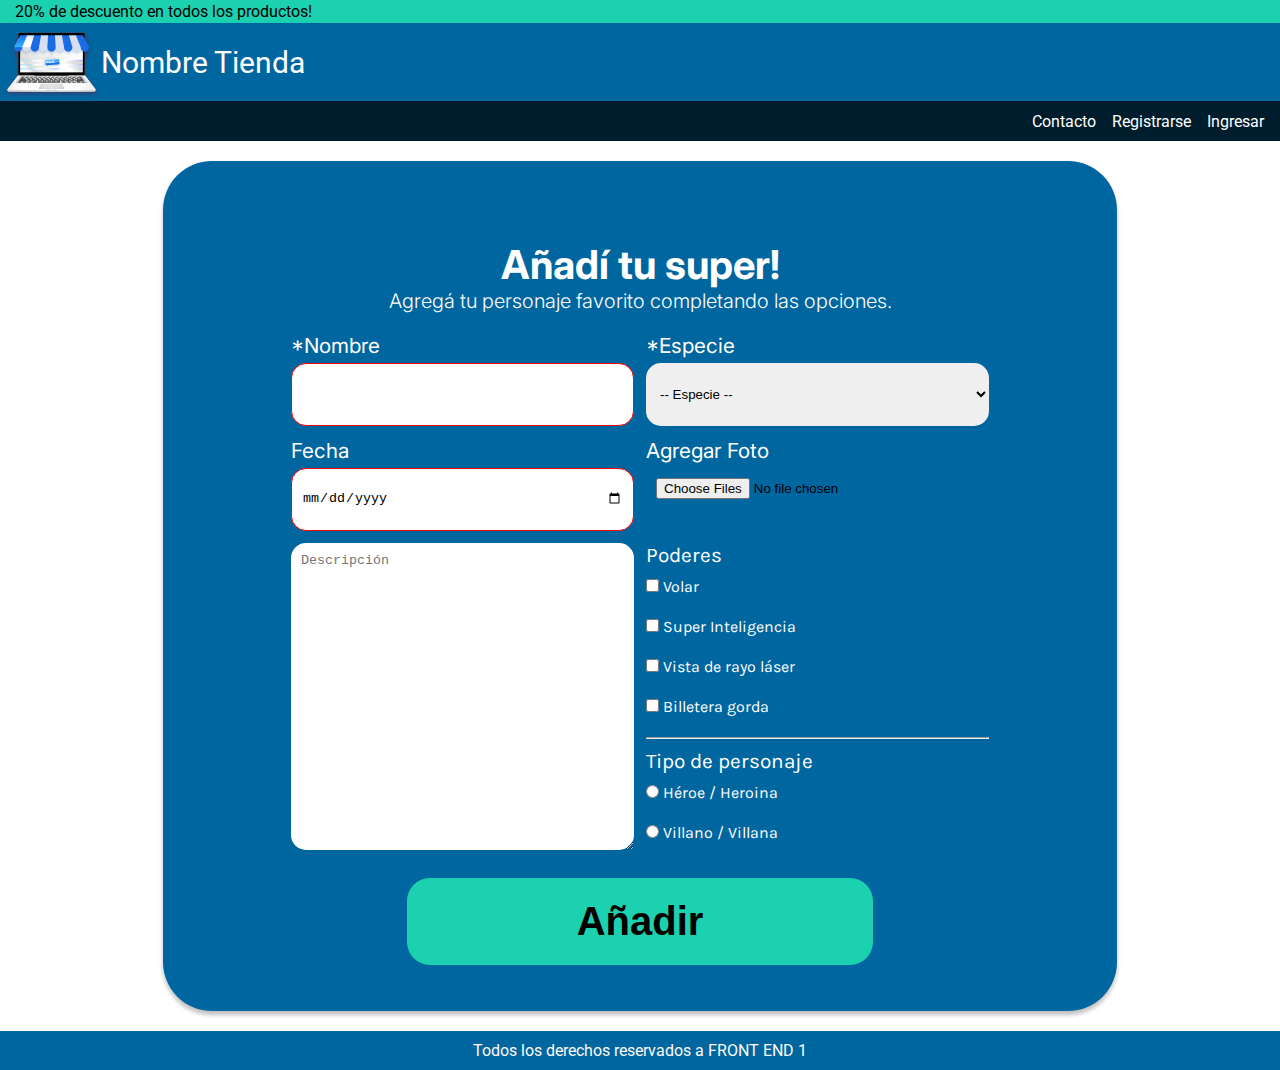
<file: C11S, 12S/formSuper.html>
<!DOCTYPE html>
<html lang="en">
  <head>
    <meta charset="UTF-8" />
    <meta name="viewport" content="width=device-width, initial-scale=1.0" />
    <link
      href="https://unpkg.com/boxicons@2.1.4/css/boxicons.min.css"
      rel="stylesheet"
    />
    <link href="./styles/styles.css" rel="stylesheet" />
    <link href="./styles/form.css" rel="stylesheet" />
    <title>Heroes</title>
  </head>
  <body>
    <header>
      <p class="discount">20% de descuento en todos los productos!</p>
      <a class="title" href="./index.html">
        <img
          class="icon_tienda"
          src="./img/icon_tienda.png"
          alt="icono de la tienda"
        />
        <h1>Nombre Tienda</h1>
      </a>

      <nav class="navbar">
        <ul>
          <li><a href="#" class="nav_item">Contacto</a></li>
          <li><a href="#" class="nav_item">Registrarse</a></li>
          <li><a href="#" class="nav_item">Ingresar</a></li>
        </ul>
      </nav>
    </header>

    <main class="form_container">
      <div class="form_title">
        <h2>Añadí tu super!</h2>
        <p>Agregá tu personaje favorito completando las opciones.</p>
      </div>
      <form>
        <div class="field">
          <label for="name">*Nombre</label>
          <input type="text" name="name" id="name" minlength="3" required />
        </div>

        <div class="field">
          <label for="especie">*Especie</label>
          <select name="especie" required>
            <optgroup label="Especies">
              <option value="0" disabled selected>-- Especie --</option>
              <option value="1">Especie 1</option>
              <option value="2">Especie 2</option>
              <option value="3">Especie 3</option>
              <option value="4">Especie 4</option>
            </optgroup>
          </select>
        </div>

        <div class="field">
          <label for="date">Fecha</label>
          <input type="date" name="date" id="date" required />
        </div>

        <div class="field">
          <label for="loadFile">Agregar Foto</label>
          <input
            type="file"
            name="picture"
            id="loadFile"
            accept=".jpg, .png"
            multiple
          />
        </div>

        <textarea name="description" placeholder="Descripción"></textarea>

        <div class="buttons_container">
          <div class="buttons">
            <label for="powers">Poderes</label>
            <p>
              <input type="checkbox" name="powers" value="volar" />
              Volar
            </p>
            <p>
              <input type="checkbox" name="powers" value="SuperInteligencia" />
              Super Inteligencia
            </p>
            <p>
              <input type="checkbox" name="powers" value="vistaRayosLaser" />
              Vista de rayo láser
            </p>
            <p>
              <input type="checkbox" name="powers" value="billeteraGorda" />
              Billetera gorda
            </p>
          </div>

          <hr />

          <div class="buttons">
            <label for="characterType">Tipo de personaje</label>
            <p>
              <input type="radio" name="characterType" value="hero" />
              Héroe / Heroina
            </p>
            <p>
              <input type="radio" name="characterType" value="villain" />
              Villano / Villana
            </p>
          </div>
        </div>
        <div class="container_add_button">
          <button type="submit" class="add_button">Añadir</button>
        </div>
      </form>
    </main>

    <footer>
      <p>Todos los derechos reservados a FRONT END 1</p>
    </footer>
  </body>
</html>
</file>
<file: C10S/css/styles.css>
@import url('https://fonts.googleapis.com/css2?family=Roboto&display=swap');

* {
  margin: 0;
  padding: 0;
  box-sizing: border-box;
  color: black;
  font-family: 'Roboto', sans-serif;
  font-weight: 400;
}

/* header */
header{
  width: 100%;
}

.discount {
  background-color: #D1891C;
  padding: 0 15px;
}

.title {
  background-color: #00669F;
  color: #F3F3F3;
  box-shadow: 0px 4px 4px 0px rgba(0, 0, 0, 0.5);
  font-size: 40px;
  padding: 15px;
}
/* fin header */

/* plus icon */
.icon_plus_container{
  width: 100%;
  height: 80px;
  display: flex;
  flex-direction: row-reverse;
  position: absolute;
  top: 670px;
}
.bx.bx-plus-circle {
  color: #00669F;
  font-size: 80px;
}
/* fin plus icon */

/* card container */
.cards_container {
  margin: 50px auto 50px;
  display: flex;
  justify-content: space-around;
  column-gap: 20px;
  row-gap: 100px;
  flex-wrap: wrap;
}
/* fin card container */

/* Estilo de las card */
.card {
  width: 318px;
  background-color: #F3F3F3;
  box-shadow: 0px 4px 4px 0px rgba(0, 0, 0, 0.5);
  border-top-left-radius: 20px;
  border-top-right-radius: 20px;  
  overflow: hidden;
  display: flex;
  flex-direction: column;
  justify-content: space-between;
  align-items: center;
  
}

.images_card{
  position: relative;
  width: 318px; 
  height: 194px; 
} 

.bx.bxs-heart {
  position:absolute;
  top: 15px;
  left: 15px;
  font-size: 30px;
  color: #CC2424;
}

.bg_card {
  width: 318px;
  height: 194px;
}
.hero_image {
  position: absolute;
  top: 50%;
  left: 0;
  right: 0;
  margin: 0px auto;
  width: 120px;
  border-radius: 100%;
  box-shadow: 0px 4px 4px 0px rgba(0, 0, 0, 0.5);
}
.card_text {
  padding: 0 1.5em 1em;
}

h2 {
  margin-top: 22px;
  font-size: 2em;
}

.card_text p {
  font-size: 1em;
}

button {
  background-color: #00669F;
  color: white;
  border: none;
  border-radius: 5px;
  width: 128px;
  height: 48px;
  margin: 0 auto  1.5em;
  box-shadow: 0px 4px 4px 0px rgba(0, 0, 0, 0.5);
}

/* Termina estilo de las card */


/* footer */
footer {
  position: relative;
}

footer p {
  background-color: #00669F;
  color: #FFF9F9;
  padding: 10px 0;
  text-align: center;
}

.logo_github{
  width: 80px;
  position: absolute;
  margin: auto;
  top: 10px;
  right: 10px;

}

/* fin footer */


/* media query celular */

@media(max-width: 425px) {
  
  .icon_plus_container{
    height: 65px;
    top: 545px;
  }
  .bx.bx-plus-circle {
    font-size: 65px;
  }

  .cards_container{
    row-gap: 80px;
  }
  .card{
    width: 250px;
    font-size: 12px;
  }
  
  .images_card{
    width: 250px;
    height: 150px;
  }
  .bg_card{
    width: 250px;
    height: 150px;
    
  }
  
  .hero_image {
    width: 100px;
  }

  h2{
    margin-top: 30px;
  }

  button {
    width: 100px;
    height: 28px;
  }

  footer p {
    font-size: 10px;
  }
  .logo_github {
    width: 45px;
  }
}

/* media query laptop */
@media(min-width: 1024px) {
  .cards_container {
    margin: 85px auto 50px;
  }

  .icon_plus_container{
    height: 80px;
    top: 100px;
  }

}
</file>
<file: C13S/css/style_base.css>
@import url('https://fonts.googleapis.com/css2?family=Roboto:wght@300&display=swap');

*{
    box-sizing: border-box;
    margin: 0;
    padding: 0;
}
:root{
    --primary-color: #000;
    --secondary-color:#f2f2f2;
    --decoration-color:#c79800;
   }

body{
    background:var(--secondary-color);
    font-family: 'Roboto';
    color:var(--primary-color);
    width: 100%;
  }

header{
    background-color:var(--primary-color);
    text-align: center;
    z-index: 100;
}
header .logo {
    margin-top: 20px;
    margin-left: 20px;
}

/** Menú principal */
nav ul {
    display: flex; 
    justify-content: center;
    list-style: none;
    /* padding: 0px;
    margin-left: 10px;          NO son necesarias porque usamos flex*/
}
nav ul li {
    margin: 20px;
}
nav ul li a{
    position:relative;
    margin:15px;
    font-size:25px;  
    color:var(--secondary-color);
    text-decoration: none;
}

nav ul li a:before{
    content:'';
    background: var(--decoration-color);
    position:absolute;
    bottom:-10px;
    height: 2px;
    width: 0; 
    transition: width 0.5s ease-in-out; 
}
nav ul li a:hover::before{
    width: 100%;
}

/* Barra redes */
.social {
	position: fixed; 
	left: 0; 
	top: calc(50% - 90px); /* Para que quede centrada le decimos que al 50% del alto le reste la mitad del alto de la barra: 16px de la letra + 10 padding-top + 10padding-bottom */
	z-index: 2000; 
}
.social ul {
	list-style: none;
}

.social ul li a {
    display: inline-block; /* porque le quiero agregar padding */
    color:var(--secondary-color);
    background: var(--primary-color);
    padding: 10px 15px;
    text-decoration: none;
    transition: background-color 0.5s, padding 0.5s;
}

.social ul li .icon-facebook {background:#3b5998;} /* Establecemos los colores de cada red social, aprovechando su class */
.social ul li .icon-twitter {background: #00abf0;}
.social ul li .icon-instagram {background: #E4405F;}
.social ul li .icon-whatsapp {background: #25D366;}
.social ul li .icon-mail {background: #666666;}

.social ul li a:hover{
    background-color: var(--primary-color);
    padding: 10px 30px;
}


  /* Contenido */
.container{
    width: 80%;
    margin: 5% auto;
}

.container p{
    margin-top: 10px;
    text-align: justify;
}
.container a{
    display: inline-block;
    background-color:var(--primary-color);
    color:var(--secondary-color);
    text-decoration: none;
    padding: 15px;
    margin-top: 15px;
}
.container a:hover{
    color:var(--decoration-color);
}
 
/* spinner| */
.spinner{
    width: 64px;
    height: 64px;
    position: fixed;
    top: calc(50% - 32px);
    left: calc(50% - 32px);
    border-radius: 50%;
    z-index: 2
 }
.spinner {
    background-color: transparent;
    border-top: 10px solid rgb(188, 202, 66);
    border-right: 10px solid rgb(66,139,202);
    border-bottom: 10px solid rgb(202, 66, 129);
    border-left: 10px solid rgba(66,139,202,.2);
    animation: spin 1s linear infinite;
 }

 @keyframes spin {
    0% {
        transform: rotate(0deg);
    }

    100% {
        transform: rotate(360deg)
    }
 }
</file>
<file: C16S/css/styles.css>
* {
  margin: 0;
  padding: 0;
  list-style: none;
}

header img {
  display: block;
  width: 300px;
  margin: 30px auto;
}

h1 {
  color: #005677;
  background-color: #C4C4C4;
  text-transform: uppercase;
  letter-spacing: 4px;
  word-spacing: 8px;
  text-align: center;
  font-size: 35px;
  font-style: normal;
  font-weight: 700;
  padding: 20px 0px;
  margin-bottom: 100px;
}

h2 {
  color: #005677;
  background-color: #C4C4C4;
  text-transform: uppercase;
  letter-spacing: 4px;
  word-spacing: 8px;
  text-indent: 10px;
  padding: 5px 5px;
  margin: 20px 0;
}

ul {
  margin-left: 24px;
  font-size: 15px;
}
ul p {
  display: inline-flex;
  line-height: 1.5;
  margin-bottom: 8px;
}

.personal_data li {
  list-style-type: disc;
  margin-left: 24px;
  line-height: 1.5;
}
.personal_data li span {
  font-style: italic;
  font-weight: bold;
}

.info span {
  font-weight: bold;
}

footer p {
  background-color: #C4C4C4;
  color: #fff;
  text-align: center;
  padding: 5px 5px;
  margin-top: 15px;
  font-size: 20px;
}/*# sourceMappingURL=styles.css.map */
</file>
<file: C17S/css/styles.css>
.navbar__list a {
  position: relative;
}
.navbar__list a::before {
  content: "";
  background: #92f7f2;
  position: absolute;
  bottom: -10px;
  height: 2px;
  width: 0;
  transition: width 0.5s ease-in-out;
}
.navbar__list a:hover::before {
  width: 100%;
}

.content-left button {
  transition: all 0.5s ease-in-out;
}
.content-left button:hover {
  background-color: #8b8b8b;
  color: #fff;
  border: 1px solid black;
}

.card {
  transition: all 0.8s ease-in-out, transform 0.5s ease-in-out;
}
.card:hover {
  transform: scale(1.5);
  z-index: 10;
  border: 1px dotted black;
  background-color: #f8f8f8;
  box-shadow: -10px -5px 0 0 #92f7f2;
}
@media (min-width: 1024px) {
  .card:hover {
    transform: scale(1.2);
  }
}
.card:hover .card__top {
  box-shadow: -5px 0px 0px 0px #92f7f2;
  transition: all 0.8s ease-in-out;
}
.card:hover .card__text-shadow {
  width: 1.4em;
  transition: width 0.8s ease-in-out;
}

footer a {
  transition: all 0.5s ease-in-out;
}
footer a:hover {
  padding: 15px;
  font-size: 2em;
  box-shadow: -5px 0px 0px 0px #92f7f2;
}

.navbar {
  padding: 10px 0;
  width: 90%;
  margin: auto;
  display: flex;
  justify-content: space-between;
  align-items: center;
  position: relative;
}
.navbar input {
  display: none;
}
.navbar .bx.bx-menu {
  font-size: 1.8em;
}
.navbar__list {
  display: none;
  position: absolute;
  top: 40px;
  right: 0;
  width: 120px;
  height: 140px;
  padding: 5px 10px;
  z-index: 10;
  background-color: #f8f8f8;
}
input:checked + .navbar__list {
  display: flex;
  flex-direction: column;
  justify-content: flex-start;
  align-items: flex-end;
  row-gap: 1em;
}
@media (min-width: 760px) {
  .navbar .bx.bx-menu {
    display: none;
  }
  .navbar__list, input:checked + .navbar__list {
    display: flex;
    flex-direction: row;
    justify-content: center;
    align-items: center;
    -moz-column-gap: 1em;
         column-gap: 1em;
    width: auto;
    height: auto;
    background-color: #fff;
    position: unset;
    padding: 0;
  }
}

.card {
  background-color: #e0e0e0;
  width: 200px;
  height: 200px;
}
@media (min-width: 760px) {
  .card {
    width: 270px;
    height: 270px;
  }
}
.card__top {
  width: 4em;
  height: 4em;
  border: 1px solid black;
  border-radius: 100%;
  display: flex;
  justify-content: center;
  align-items: center;
  position: relative;
  top: 0.5em;
  left: 0.8em;
}
.card__top span {
  font-size: 1.5em;
}
@media (min-width: 760px) {
  .card__top {
    width: 2.5em;
    height: 2.5em;
  }
  .card__top span {
    font-size: 1em;
  }
}
.card__text {
  padding: 20px 20px 20px;
  position: relative;
  z-index: 1;
}
.card__text h3 {
  font-size: 1.5em;
}
@media (min-width: 760px) {
  .card__text h3 {
    font-size: 1.2em;
  }
}
.card__text-shadow {
  position: absolute;
  background-color: #92f7f2;
  height: 0.75em;
  width: 0;
  left: 20px;
  z-index: -1;
}

footer {
  padding: 10px;
  width: 90%;
  margin: 20px auto;
  display: flex;
  justify-content: space-between;
  align-items: center;
}
footer ul {
  display: flex;
  justify-content: center;
  align-items: center;
  -moz-column-gap: 1.2em;
       column-gap: 1.2em;
}
footer ul a {
  font-size: 1.5em;
  padding: 10px;
  text-align: center;
  border-radius: 100%;
}

* {
  margin: 0;
  padding: 0;
  box-sizing: border-box;
  font-family: Arial, Helvetica, sans-serif;
  list-style: none;
  text-decoration: none;
}

header, main {
  width: 100%;
}

.container {
  font-size: 10px;
  width: 90%;
  margin: 50px auto;
  display: grid;
  justify-content: center;
  justify-items: center;
}
@media (min-width: 760px) {
  .container {
    font-size: 16px;
    grid-template-columns: 50% 50%;
  }
}

.content-left {
  width: 100%;
}
.content-left__title {
  position: relative;
}
.content-left__title-shadow {
  background-color: #92f7f2;
  height: 3.2em;
  width: 15em;
  position: absolute;
  top: -1.6em;
  left: -0.1em;
  z-index: -1;
}
.content-left h2 {
  font-family: Impact, Haettenschweiler, "Arial Narrow Bold", sans-serif;
  letter-spacing: 0.3em;
  line-height: 1em;
  font-size: 3.2em;
}
.content-left p {
  color: #8b8b8b;
  line-height: 1.5em;
  margin: 2em 0;
}
.content-left button {
  width: 6em;
  height: 3em;
  background-color: #03faee;
  border: 1px dotted black;
  border-radius: 5px;
  margin: 0 15px 0 0;
}

.content-right img {
  width: 100%;
  height: auto;
}

.cards-container {
  margin: 50px 0;
  display: flex;
  flex-wrap: wrap;
  justify-content: center;
  align-items: center;
  row-gap: 20px;
  -moz-column-gap: 20px;
       column-gap: 20px;
  width: 100%;
}
@media (min-width: 760px) {
  .cards-container {
    grid-column: 1/3;
    justify-content: space-around;
  }
}
@media (min-width: 1024px) {
  .cards-container {
    justify-content: space-between;
  }
}/*# sourceMappingURL=styles.css.map */
</file>
<file: C5S/css/style.css>
* {
  margin: 0;
  padding: 0;
  list-style: none;
}

.profile_picture {
  display: block;
  width: 300px;
  margin: 30px auto;
}

h1{
  color: #005677;
  background-color: #C4C4C4;
  text-transform: uppercase;
  letter-spacing: 4px;
  word-spacing: 8px;
  text-align: center;
  font-size: 35px;
  font-style: normal; 
  font-weight: 700;
  padding: 20px 0px;
  margin-bottom: 100px;
}

h2 {
  color: #005677;
  background-color: #C4C4C4;
  text-transform: uppercase;
  letter-spacing: 4px;
  word-spacing: 8px;
  text-indent: 10px;
  padding: 5px 5px;
  margin: 20px 0;
}

ul {
  margin-left: 24px;
  font-size: 15px;
}

ul p{
  display: inline-flex;
  line-height: 1.5;
  margin-bottom: 8px;
}

.personal_data li {
  list-style-type: disc;
  margin-left: 24px;
  line-height: 1.5;
 }


.basic_info {
  font-style: italic;
  font-weight: bold;
}

.date_info {
  font-weight: bold;
}


footer p{
  background-color: #005677;
  color: #FFFFFF;
  text-align: center;
  padding: 5px 5px;
  margin-top: 15px;
  font-size: 20px;
}
</file>
<file: C7S/css/styles.css>
@import url('https://fonts.googleapis.com/css2?family=Roboto&display=swap');

* {
  margin: 0;
  padding: 0;
  box-sizing: border-box;
  color: black;
  font-family: 'Roboto', sans-serif;
  font-weight: 400;
}

.discount {
  background-color: #1CD1B0;
  padding: 15px;
}

.title {
  position: sticky;
  top: 0;
  z-index: 10;
  background-color: #00669F;
  font-size: 40px;
  padding: 15px;
  box-shadow: 0px 4px 4px 0px rgba(0, 0, 0, 0.5);
}

.cards_container {
  margin: 250px auto;
  display: flex;
  justify-content: space-around;
}

/* Estilo de las card */

.card {
  width: 300px;
  background-color: #F3F3F3;
  box-shadow: 0px 4px 4px 0px rgba(0, 0, 0, 0.5);
  border-top-left-radius: 15px;
  border-top-right-radius: 15px;  
  overflow: hidden;
}

.images_card{
  position: relative;
  width: 300px;
  height: 194px;
} 

.bx {
  position:absolute;
  top: 15px;
  left: 15px;
  font-size: 30px;
  color: #CC2424;
}
.profile_card {
  position: absolute;
  top: 70%;
  left: 0;
  right: 0;
  bottom: 0;
  margin: 0px auto;
  width: 120px;
  border-radius: 100%;
  box-shadow: 0px 4px 4px 0px rgba(0, 0, 0, 0.5);
}
.card_text {
  margin-top: 60px;
  padding: 25px;
  display: flex;
  flex-direction: column;
  gap: 16px;
}

.card_text h2 {
  font-size: 30px;
  text-align: center;
}

.card_text p {
  font-size: 16px;
}

button {
  background-color: #00669F;
  color: white;
  border: none;
  width: 128.78px;
  height: 48.52px;
  margin: auto;
  box-shadow: 0px 4px 4px 0px rgba(0, 0, 0, 0.5);
}

/* Termina estilo de las card */

footer p {
  background-color: #00669F;
  color: #FFF9F9;
  padding: 10px 15px;
}
</file>
<file: C8S/css/style.css>
@import url('https://fonts.googleapis.com/css2?family=Roboto:wght@400;700&display=swap');
* {
  box-sizing: border-box;
  font-family: 'Roboto', sans-serif;
  list-style: none;
  margin: 0;
  padding: 0;
  text-decoration: none;
}

body {
  background-color: #f2f2f2;
}

/* Estilos barra de navegacion */
.nav_container {
  background-color: #222222;
  display: flex;
  justify-content: space-between;
  gap: 1em;
  padding: 1em 2em;  
  width: 100%;
  box-shadow: 0px 0px 4px 0px rgba(0, 0, 0, 0.5);
}
/* Fin Estilos barra de navegacion */

 /* Logo */
.nav_brand {
  display: flex;
  align-items: center;
}

.pizza{
  width: 60px;
}

.text_logo {
  font-weight: 700;
  text-align: center;
}

header .text_logo {
  font-size: 24px;
  width: 132px;
}

.text_green{
  color:#39B24A;
}
.text_white {
  color:#FFFFFF;
}
.text_red {
  color: #FC200C;
}
/* Fin logo */

/* menu */
.bx-menu {
  color: #fff;
  font-size: 24px;
}

.nav_elements{
  display: flex;
  align-items: center;
}

.nav_elements {
  color: white;
  font-weight: 400;
  font-size: 10px;
  line-height: 2em;
}

header .nav_elements ul {
  display: none;
}
/* fin menu */


/*  Main */
.main_container {
  display: flex;
  flex-direction: column-reverse;
  justify-content: space-around;
  gap: 2em;
  width: 100%;
  margin: 50px 5px;
}
/* Fin Main */

/* Pizza podium */
.pizza_container {
  background-color: #FFF;
  border-radius: 5px;
  display: flex;
  flex-flow: wrap;
  justify-content: space-around;
  align-items: center;
  width: 90%;
  margin: auto;
  padding: 25px 0 50px;
}

.pizza_container h1 {
  font-size: 24px;  
  font-weight: 700;
  text-align: center;
  width: 100%;
}

h2 {
  font-size: 20px;
  font-weight: 700;
  margin-top: 3em;
  margin-bottom: 1em; 
}

.pizza_podium ol li{
  list-style: decimal;
  font-weight: 700;
  margin: 0.5em;
}

.pizza_falling{
  width: 87px;
  height: 121px;
}
/* Fin Pizza podium */

/* container delivery */
.container_delivery{
  width: 90%;
  margin: auto;
  position: relative;
}
/* fin container delivery */

/* image delivery */
.image_delivery {
  border-radius: 5px;
  width: 100%;
}
/* fin image delivery */

/* texto image delivery */
.container_delivery p {
  font-size: 24px;  
  font-weight: 700;
  position:absolute;
  top: 1em;
  left: 0.5em;
}
/* Fin texto image delivery */

/* footer nav */
footer .text_logo{
  font-size: 20px;
  width: 110px;
}

footer .nav_container {
  padding: 0 1em;
  width: 100%;
}
/* fin footer nav */


/* Media query para celulares más grandes y laptops */
@media (min-width: 600px) {
  /* header navbar */
  .bx-menu{
    display: none;
  }

  header .nav_elements ul {
    display: flex;
    gap: 1em;
  }

  header .nav_elements li {
    font-size: 16px;
  }
  /* fin header navbar */

  /* logo */
  .pizza{
    width: 92px
  }
  /* fin logo */

  /* main */
  .main_container {
    flex-direction: row;
    gap: 0.25em;
    padding: 0 25px;
  } 
  /* fin main */

  /* pizza podium */
  .pizza_container {
    margin: 0;
    padding: 20px 10px;
    max-height: fit-content;
  }

  h2 {
    margin-top: 0.5em;
  }
  /* fin pizza podium */

  /* image delivery */
  .container_delivery p {
    left: 0;
  }  
  /* fin image delivery */
  
  /* footer nav */
  footer .nav_container {
    display: flex;
    flex-direction: row-reverse;
    padding: 0.5em 1em;
  }

  footer .nav_elements li {
    font-size: 16px;
    line-height: 2em;
  }
  /* fin footer nav */
}
</file>
<file: C15S/InstaFront/css/styles.css>
@import url('https://fonts.googleapis.com/css2?family=Inter:wght@400;500&family=Roboto&display=swap');
* {
  margin: 0;
  padding: 0;
  box-sizing: border-box;
  font-family: var(--primary-font);
  text-decoration: none;
}

:root{
  --bg-body: #FAFAFA;
  --bg-footer: #222222;
  --borders: rgba(34, 34, 34, 0.5);
  --bg-container: #FFFFFF;
  --link: #1CA0F6;
  --second-font-color: #808080;
  --see-comments-color: #a49b9b;
  --primary-font: 'Inter', sans-serif;
  --title-font: 'Roboto', sans-serif;

}

body {
  background-color: var(--bg-body);  
  font-size: 12px;
}

header, main,footer {
  max-width: 100%;
}

.profile_image{
  border-radius: 100%;
}

/* navbar */
.navbar {
  background-color: var(--bg-container);
  height: 75px;
  padding:20px;
  margin: 0 auto 50px;
  display: flex;
  justify-content: space-between;
  align-items: center;
  box-shadow: 0px 2px 1px 0px rgba(0, 0, 0, 0.25);
}

.navbar h1 {
  font-family: var(--title-font);
  font-weight: 400;
}

.navbar img {
  width: 50px;
}

.navbar input {
  display: none;
}
/* end navbar */

/* mobile container */
.container {
  margin: 0 auto;
  display: grid;
  grid-template-columns: 80%;
  grid-template-rows: 100px 1fr;
  row-gap: 50px;
  background-color: var(--bg-container);
  justify-content: center;
}
/* end mobile container */
/* history */
.history{
  grid-column: 1/2;
  grid-row: 1/2;
  border: 1px solid var(--borders);
  border-radius: 5px;
  display: flex;
  justify-content: space-around;
  align-items: center;
}

.profile_image.tablet {
  display: none;
}
/* end history */

/* post */
  .post {
  
    grid-column: 1/2;
    grid-row: 2/3;
    border: 1px solid var(--borders); 
    border-radius: 5px;
    display: grid;
    grid-template-columns: 1fr;
  }

  /* post top */
  .post_top {
    height: fit-content;
    padding: 10px;
    grid-column: 1/3;
    grid-row: 1/2;
    display: grid;
    grid-template-columns: 0.1fr;
    align-items: center;
    border-bottom: 1px solid var(--borders);
  }

  .post_top img {
    width: 5em;
    border-radius: 50px;
    grid-column: 1/2;
    grid-row: 1/2;
  }

  .post_top p {
    font-size: 1.25em;
    font-weight: 500;
    padding-left: 5px;
    grid-column: 2/3;
    grid-row: 1/2;
  }

  .bx.bx-dots-horizontal-rounded {
    font-size: 2em;
    grid-column: 3/4;
    grid-row: 1/2;
    justify-self: self-end;
  }
  /* end post top */

  /* post image */
  .post_img {
    width: 80%;
    margin: 20px auto 10px;
    grid-row: 2/3;
  } 

  .post_img img {
    max-width: 100%;
  }
  /* end post image */

  /* post text and icons*/
  .post_text{
    grid-row: 3/4;
    width: 80%;
    height: fit-content;
    margin: 0 auto;
    padding-bottom:20px;
  }

  .post_text p:nth-child(3) {
    color: var(--see-comments-color);
  }

  .post_icons {
    font-size: 2em;
  }

  .post_text p {
    font-weight: 400;
    font-size: 1em;
    line-height: 1.5em;
  }

  .post_text p span {
    font-weight: 500;
  }
  /* end post text and icons*/

/* end post */

.suggestions_container {
  display: none;
}

/* footer */
footer {
  background-color: var(--bg-footer);
  height: 30px;
  margin-top: 50px;
}

footer p {
  color: var(--bg-container);
  font-family: var(--title-font);
  font-size: 0.8em;
  text-align: center;
  padding-top: 10px;
}
/* end footer */

@media(min-width: 768px){
  /* navbar tablet */
  .navbar input {
    display: block;
    font-family: var(--title-font);
    font-size: 14px;
    width: 400px;
    height: 40px;
    border: 0.3px solid;
    border-radius: 5px;
    padding: 10px;
  }
  /* end navbar tablet */
  
  /* history tablet */
  .profile_image.tablet {
    display: inline;
  }
  /* end history tablet */
}

@media (min-width: 1024px) {
  body {
    font-size: 16px;
  }

  /* laptop container */
  .container {
    grid-template-columns: 600px 284px;
    column-gap: 110px;
    justify-content: center;
  }
  /* end laptop container */

/* suggestions */
  .suggestions_container {
    display: block;
    width: 284px;
    height: fit-content;
    grid-column: 2/3;
    grid-row: 1/2;
  }

  /* profile in suggestions */
  .profile_suggestions .profile_image{
    width: 50px;
  }

  .profile_suggestions{
    display: grid;
    grid-template-columns: 50px 1fr;
  }
  
  .user_name p {
    font-size: 0.9em;
    line-height: 1.5em;
    padding-left: 10px;
  }
  
  .user_name p:first-child {
    font-weight: 500;
  }
  .user_name p:nth-child(2) {
    color: var(--second-font-color);
    font-weight: 400;
  }

  .profile_suggestions a {
    grid-column: 3/4;
    grid-row: 1/2;
    color: var(--link);
    font-size: 1em;
    font-weight: 500;
  }
  /* end profile in suggestions */

  /* suggested users */
  .suggestions {
    margin-top: 20px;
    display: grid;
    grid-template-columns: 40px 1fr;
    grid-template-rows: 1fr 1fr 1fr;
    column-gap: 10px;
    row-gap: 5px;
    align-items: center;
  }

  .suggestions p:first-child {
    color: var(--second-font-color);
    font-weight: 700;
    grid-column: 1/3;
    grid-row: 1/2;
  }

  .suggestions img {
    width: 40px;
    grid-column: 1/2;
  }

  .suggestions p {
    font-size: 0.8em;
    grid-column: 2/3;
  }
  .suggestions a {
    color: var(--link);
    grid-column: 3/4;
  }
  /* end suggested users */
/* end suggestions */
  
}
</file>
<file: C15S/Rompecabezas/css/style.css>
@import url("https://fonts.googleapis.com/css2?family=Inter:wght@300&display=swap");
body {
  font-family: "Inter", sans-serif;
}
img {
  width: 100%;
  height: 100%;
}

.logo img {
  width: 40%;
  display: block;
  margin: 0 auto;
}
h3 {
  text-align: center;
  font-size: 1rem;
}
.exercice {
  display: flex;
  width: 100%;
}
.exercice-complete img {
  width: 100%;
  height: 100%;
}
.exercice-complete {
  background: blue;
  width: 50%;
}
.excercice-incomplete {
  background: red;
  width: 50%;
  display: grid;
  grid-template-columns: 50% 50%;
  grid-template-rows:   50% 50%;
}
.grid-one {
  grid-column: 2/3;
  grid-row: 2/3;
}
.grid-two {
  grid-column: 1/ 2;
  grid-row: 1/2;
}
.grid-three {
  grid-column: 2/3;
  grid-row: 1/2;
}
.grid-four {
  grid-column: 1/2;
  grid-row: 2/3;
}
</file>
<file: C2S/public/css/style.css>
@import url('https://fonts.googleapis.com/css2?family=Inter:wght@500;700&display=swap');

:root {
    --brand-orange: #F2672E;
    --brand-yellow: #F2BF26;
    --brand-blue: #30AADD;
}

* {
    box-sizing: border-box;
    margin: 0;
    font-family: 'Inter'
}
 
.container {
    height: 100vh;
    padding: 30px;
    display: flex;
    flex-direction: column;
    justify-content: space-between;
    overflow: hidden;
}

header {
    display: flex;
    justify-content: center;
}

header .logo {
    height: 40px;
    
}

main {
    margin-top: -3vh;
}

main .marquee {
    font-size: 150px;
    font-weight: bold;
}

main .marquee .marquee__inner {
    width:fit-content;
    display: flex;
    animation: marquee 11s linear infinite;
    /* transform: translateX(-25%); */
    white-space:nowrap
}

main .marquee .marquee__inner span {
    margin-right: 0.25em;
}

main .marquee:nth-child(1) {
    color: var(--brand-orange);
    margin-bottom: -40px;
    transform: translateX(-30vw);
}

main .marquee:nth-child(2) {
    color: var(--brand-yellow);
    margin-bottom: -40px;
    transform: translateX(-20vw);
}

main .marquee:nth-child(3) {
    color: var(--brand-blue);
    transform: translateX(-10vw);
}

@keyframes marquee {
    0% {
        transform: translateX(0%)
    }
    100% {
        transform: translateX(-25%)
    }
}
 

footer {
    display: flex;
    justify-content: center;
}
</file>
<file: C11S, 12S/styles/styles.css>
@import url('https://fonts.googleapis.com/css2?family=Roboto&display=swap');

* {
  margin: 0;
  padding: 0;
  box-sizing: border-box;
  color: black;
  font-weight: 400;
  list-style: none;
  text-decoration: none;
}

/* header */
header{
  width: 100%;
  font-family: 'Roboto', sans-serif;
}

.discount {
  background-color: #1CD1B0;
  font-size: 12px;
  height: 20px;
  text-align: center;
  padding: 2px;
}

.title {
  background-color: #00669F;
  box-shadow: 0px 4px 4px 0px rgba(0, 0, 0, 0.5);
  padding: 2px;
  display: flex;
  justify-content: center;
  align-items: center;
}

.title h1 {
  color: #FFFFFF;
  font-size: 24px;
}

.icon_tienda {
  width: 80px;
}

.navbar{
  background-color: #001D2D;
  display: flex;
  justify-content: center;
  align-items: center;
  height: 40px;
}

.navbar ul {
  display: flex;
  gap: 1em;
  padding-right: 1em;
}

.nav_item {
  color: #FFFFFF;
}
/* fin header */

/* plus icon */
.icon_plus_container{
  width: 100%;
  height: 65px;
  display: flex;
  flex-direction: row-reverse;
  position: absolute;
  top: 530px;
}
.bx.bxs-plus-circle {
  color: #00669F;
  font-size: 65px;
}

.bx.bxs-plus-circle:hover {
  color: #001D2D;
}

/* fin plus icon */
.content {
  font-family: 'Roboto', sans-serif;
}
/* card container */
.cards_container {
  width: 80vw;
  margin: 50px auto 50px;
  display: flex;
  justify-content: space-around;
  column-gap: 20px;
  row-gap: 80px;
  flex-wrap: wrap;
}
/* fin card container */

/* Estilo de las card */
.card {
  background-color: #F3F3F3;
  box-shadow: 0px 4px 4px 0px rgba(0, 0, 0, 0.5);
  border-top-left-radius: 20px;
  border-top-right-radius: 20px;  
  font-size: 12px;
  overflow: hidden;
  width: 250px;
  display: flex;
  flex-direction: column;
  align-items: center;
  justify-content: space-between;
  
}

.images_card{
  position: relative;
  height: 150px; 
  width: 250px; 
} 

.bx.bxs-heart {
  position:absolute;
  top: 15px;
  left: 15px;
  font-size: 30px;
  color: #CC2424;
}

.bg_card{
  width: 250px;
  height: 150px;
}

.hero_image {
  position: absolute;
  top: 50%;
  left: 0;
  right: 0;
  margin: 0px auto;
  width: 100px;
  border-radius: 100%;
  box-shadow: 0px 4px 4px 0px rgba(0, 0, 0, 0.5);
}
.card_text {
  padding: 0 1.5em 1em;
}

.card_title {
  margin-top: 30px;
  font-size: 2em;
}

.card_text p {
  font-size: 1em;
}

.card_button {
  background-color: #00669F;
  color: white;
  border: none;
  border-radius: 5px;
  height: 28px;
  width: 100px;
  margin: 0 auto  1.5em;
  box-shadow: 0px 4px 4px 0px rgba(0, 0, 0, 0.5);
}

/* Termina estilo de las card */


/* footer */
footer {
  font-family: 'Roboto', sans-serif;
  position: relative;
}

footer p {
  font-size: 10px;
  background-color: #00669F;
  color: #FFF9F9;
  padding: 10px 0;
  text-align: center;
}
/* fin footer */

/* media tablet  */
@media(min-width: 760px) {
  .discount {
    font-size: 16px;
    height: 23px;
    padding: 2px 15px;
    text-align: left;
  }
  .title{
    justify-content: flex-start;
  }
  .title h1 {
    font-size: 30px;
  }
  
  .icon_tienda {
    width: 99px;
  }

  .navbar {
    justify-content: flex-end;
  }

  .icon_plus_container{
    height: 80px;
    top: 590px;
    right: 15px;
  }

  .bx.bxs-plus-circle {
    font-size: 80px;
  }

  .cards_container{
    row-gap: 100px;
  }


  .card_title {
    margin-top: 22px;
  }

  .card_button {
    height: 48px;
    width: 128px;
  }

  footer p {
    font-size: 16px;
  }
}

/* media query laptop */
@media(min-width: 1024px) {
  .icon_plus_container{
    height: 80px;
    top: 350px;
  }

  .cards_container {
    margin: 85px auto 50px;
  }

  .card{
    font-size: 16px;
    width: 318px;
  }

  
  .images_card{
    height: 194px;
    width: 318px;
  }

  .bg_card{
    height: 194px;
    width: 318px;
  }

  .hero_image {
    width: 120px;
  }
}
</file>
<file: C11S, 12S/styles/form.css>
@import url('https://fonts.googleapis.com/css2?family=Inter:wght@300;700&family=Karla&display=swap');

.form_container {
  font-family: 'Inter', sans-serif;
  background-color: #00669F;
  border-radius: 49px;
  box-shadow: 0px 4px 4px 0px rgba(0, 0, 0, 0.25);
  max-width: 954px;
  height: 850px;
  margin: 20px auto;
  padding: 20px 60px;  
  display: flex;
  flex-direction: column;
  justify-content: center;
  gap: 20px;
  font-size: 12px;
}

.form_title{
  text-align: center;
}
.form_title h2{
  color: white;
  font-weight: 700;
  font-size: 2.5em;
}

.form_title p{
  color: white;
  font-weight: 300;
  font-size: 1.25em;
}

label {
  color: white;
  font-size: 1.3em;
}

form {
  display: flex;
  justify-content: center;
  flex-wrap: wrap;
  row-gap: 15px;
  column-gap: 12px;
}

.field{
  width: 100%;
  max-width: 343px;
  display: flex;
  flex-wrap: wrap;
  justify-content: space-between;
  align-items: center;
  gap: 5px;
}

#name{
  min-width: 136px;
}
.field input, select {
  width: 343px;
  border: none;
  border-radius: 15px;
  padding: 10px;
}

.field input:focus, select:focus {
  background-color: #AFF9FE;
} 

.field input[type='text']:valid, .field input[type='date']:valid {
  border: 1px solid green;
}

.field input[type='text']:invalid, .field input[type='date']:invalid {
  border: 1px solid red;
}

textarea{
  padding: 10px;
  min-height: 75px;
  width: 100%;
  max-width: 343px;
  border: none;
  border-radius: 15px;
}

textarea:focus {
  background-color: #AFF9FE;
} 

.buttons{
  font-family: 'Karla', sans-serif;
}

.buttons p {
  color: white;
  font-size: 1em;
  line-height: 2.5em;
}

.buttons input:checked {
  accent-color: #4DD1FB;
}

hr {
  margin: 10px 0;
}

.container_add_button{
  width: 100%;
  margin: 10px;
  display: flex;
  justify-content: center;
}
.add_button{
  border: none;
  border-radius: 23px;
  background-color: #1CD1B0;
  font-weight: 700;
  width: 90px;
  height: 45px;
  font-size: 1.5em
}

.add_button:hover {
  background-color: #001D2D;
  color: white;
}

@media (min-width: 760px) {
  .form_container {
    align-items: center;
    font-size: 16px;
  }

  .add_button {
    font-size: 2.5em;
    width: 466px;
    height: 87px;
  }
}

@media (min-width: 1024px) {
  form {
    width: 700px;
    height: 600px;

  }
  textarea{
    max-height: 307px;
  }

  .field{
    height: 90px;
  }

  .field input, select {
    height: 63px;
  }

  .buttons_container{
    width: 343px;
  }
}
</file>
